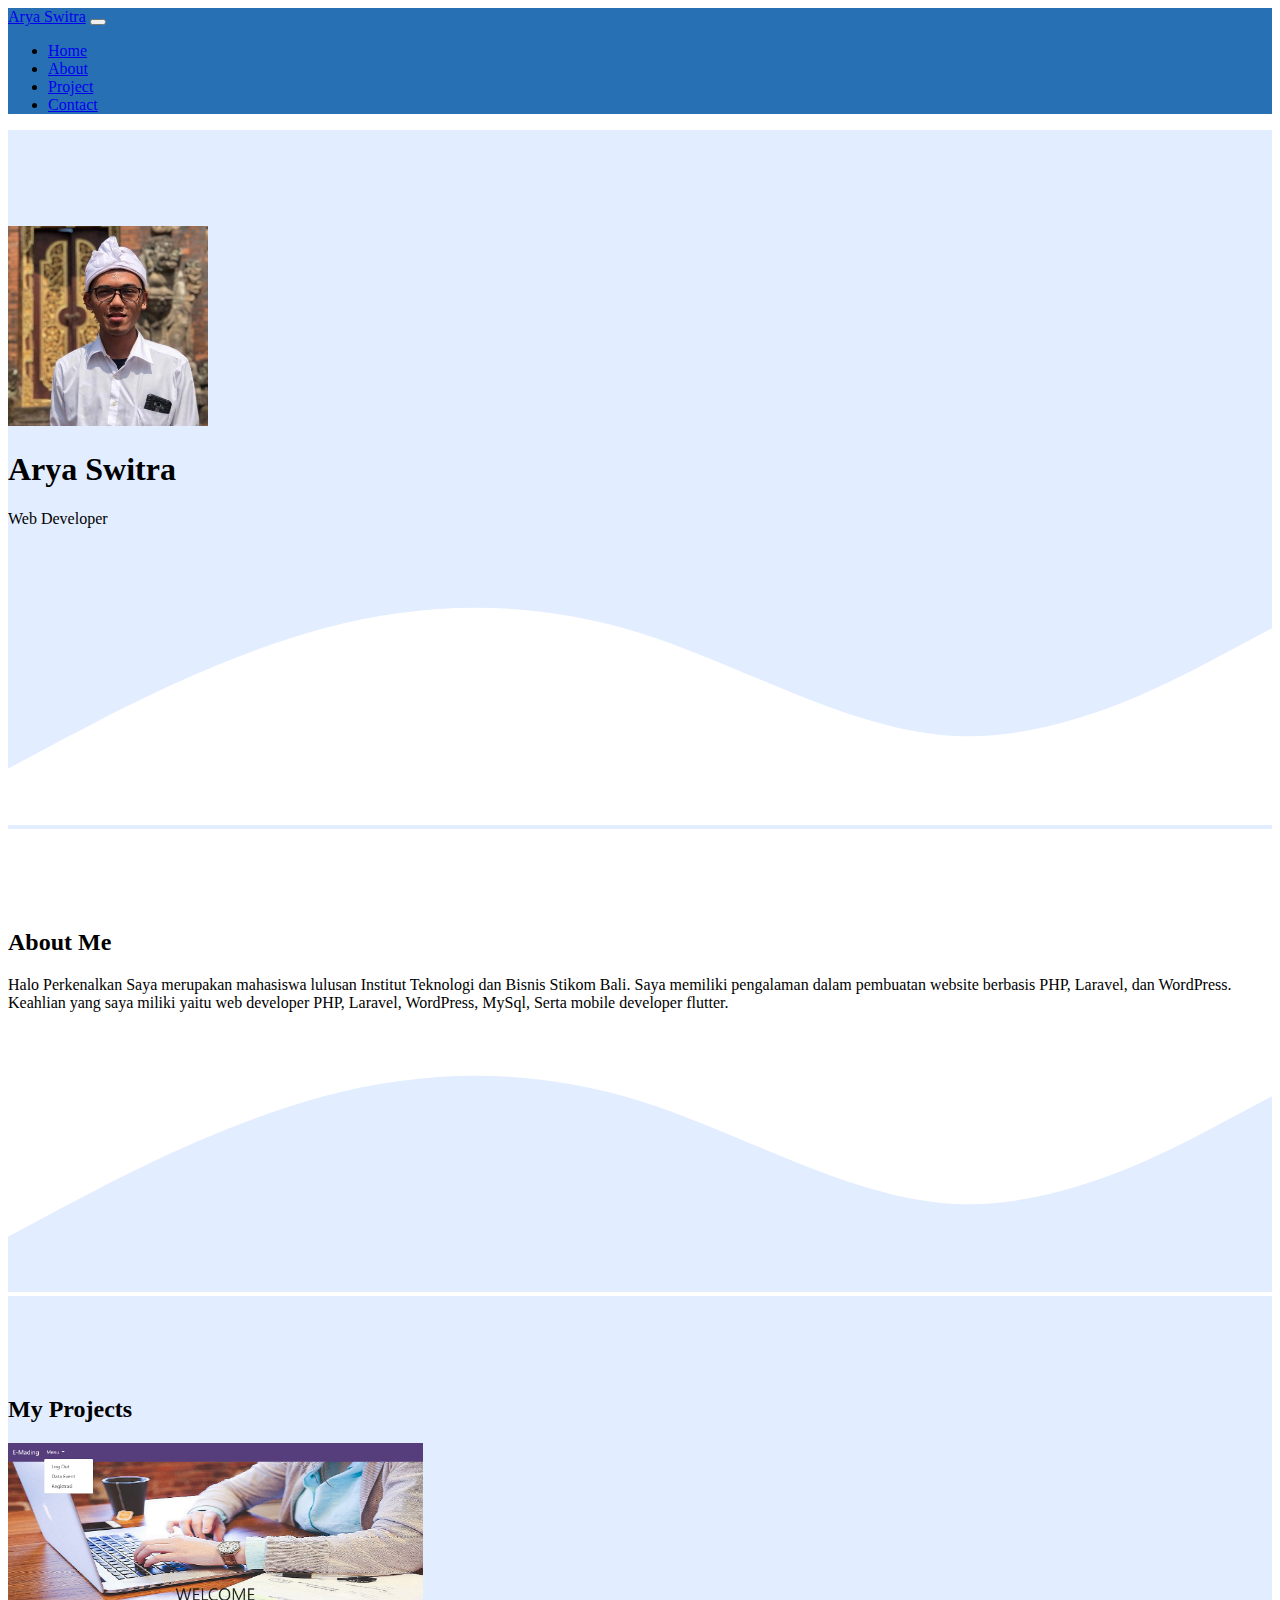
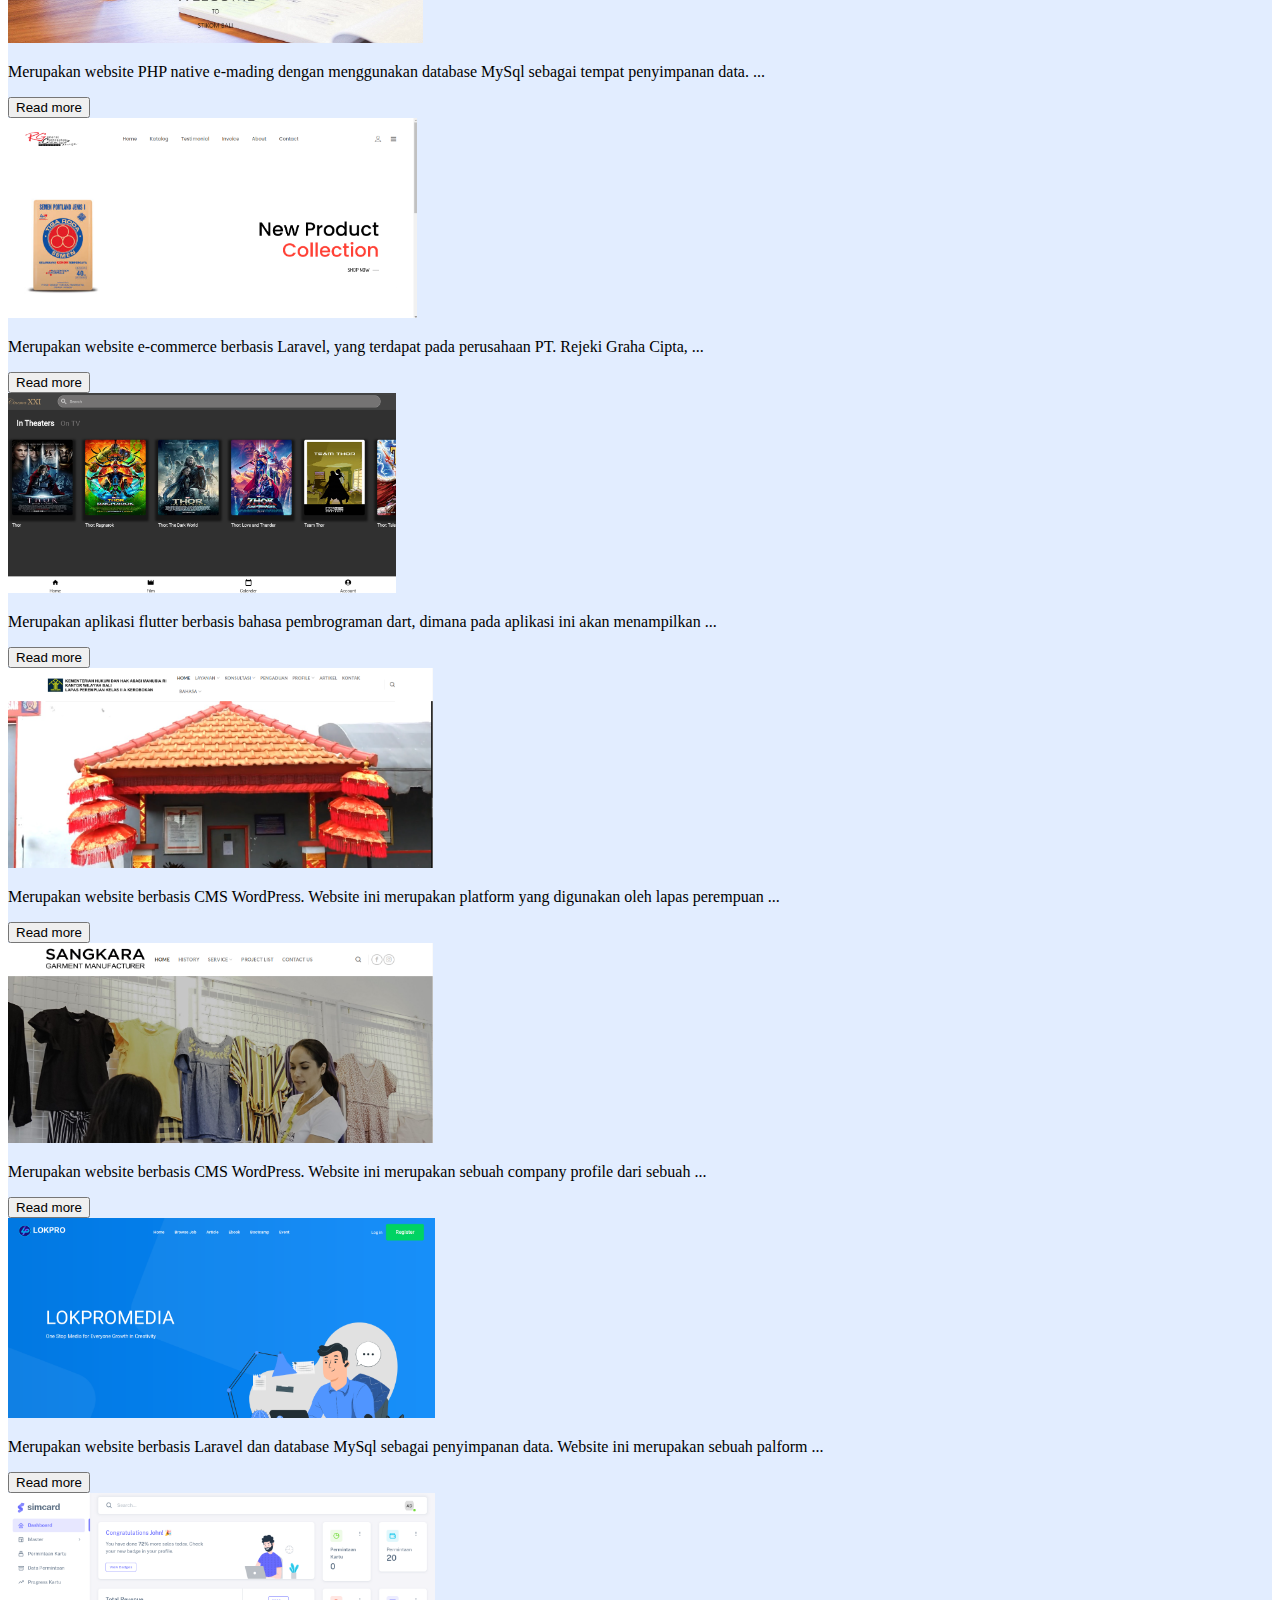
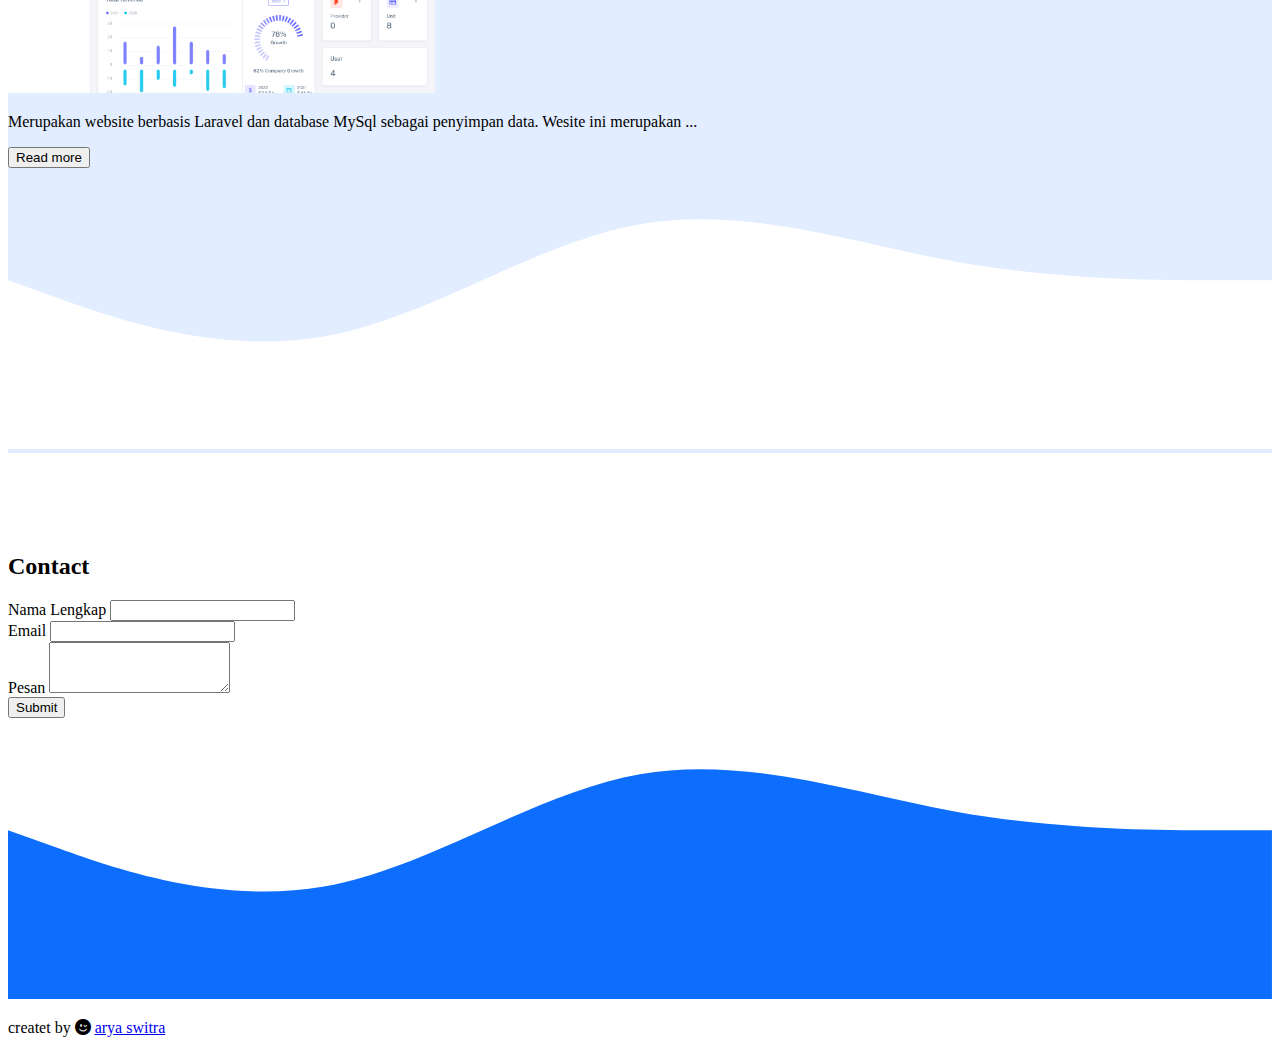
<file: index.html>
<!DOCTYPE html>
<html lang="en">
  <head>
    <meta charset="utf-8" />
    <meta name="viewport" content="width=device-width, initial-scale=1" />
    <title>Bootstrap demo</title>
    <link
      href="https://cdn.jsdelivr.net/npm/bootstrap@5.2.0-beta1/dist/css/bootstrap.min.css"
      rel="stylesheet"
      integrity="sha384-0evHe/X+R7YkIZDRvuzKMRqM+OrBnVFBL6DOitfPri4tjfHxaWutUpFmBp4vmVor"
      crossorigin="anonymous" />
    <link
      rel="stylesheet"
      href="https://cdn.jsdelivr.net/npm/bootstrap-icons@1.8.3/font/bootstrap-icons.css" />

    <link rel="stylesheet" href="css/style_index.css" />
    <style>
      #more {
        display: none;
      }
      #more2 {
        display: none;
      }
      #more3 {
        display: none;
      }
      #more4 {
        display: none;
      }
      #more5 {
        display: none;
      }
      #more6 {
        display: none;
      }
      #more7 {
        display: none;
      }
    </style>
  </head>
  <body id="home">
    <!-- navbar -->
    <nav
      class="navbar navbar-expand-lg navbar-dark shadow-lg fixed-top"
      style="background-color: #2870b4">
      <div class="container">
        <a class="navbar-brand" href="#">Arya Switra</a>
        <button
          class="navbar-toggler"
          type="button"
          data-bs-toggle="collapse"
          data-bs-target="#navbarNav"
          aria-controls="navbarNav"
          aria-expanded="false"
          aria-label="Toggle navigation">
          <span class="navbar-toggler-icon"></span>
        </button>
        <div class="collapse navbar-collapse" id="navbarNav">
          <ul class="navbar-nav ms-auto">
            <li class="nav-item">
              <a class="nav-link active" aria-current="page" href="#home"
                >Home</a
              >
            </li>
            <li class="nav-item">
              <a class="nav-link" href="#about">About</a>
            </li>
            <li class="nav-item">
              <a class="nav-link" href="#projects">Project</a>
            </li>
            <li class="nav-item">
              <a class="nav-link" href="#contacts">Contact</a>
            </li>
          </ul>
        </div>
      </div>
    </nav>
    <!-- <svg xmlns="http://www.w3.org/2000/svg" viewBox="0 0 1440 320">
      <path
        fill="#e2edff"
        fill-opacity="1"
        d="M0,256L60,224C120,192,240,128,360,96C480,64,600,64,720,101.3C840,139,960,213,1080,218.7C1200,224,1320,160,1380,128L1440,96L1440,320L1380,320C1320,320,1200,320,1080,320C960,320,840,320,720,320C600,320,480,320,360,320C240,320,120,320,60,320L0,320Z"
      ></path>
    </svg> -->
    <!-- akhir navbar -->

    <!-- jumbotron -->
    <section class="jumbotron text-center">
      <img
        src="img/IMG_1589 .jpg"
        alt="arya switra"
        width="200"
        class="rounded-circle img-thumbnail m-3" />
      <h1 class="display-4">Arya Switra</h1>
      <p class="lead">Web Developer</p>
      <svg xmlns="http://www.w3.org/2000/svg" viewBox="0 0 1440 320">
        <path
          fill="#ffffff"
          fill-opacity="1"
          d="M0,256L60,224C120,192,240,128,360,96C480,64,600,64,720,101.3C840,139,960,213,1080,218.7C1200,224,1320,160,1380,128L1440,96L1440,320L1380,320C1320,320,1200,320,1080,320C960,320,840,320,720,320C600,320,480,320,360,320C240,320,120,320,60,320L0,320Z"></path>
      </svg>
    </section>
    <!-- akhir jumbotron -->

    <!-- About -->
    <section id="about">
      <div class="container">
        <div class="row text-center mb-3">
          <div class="col mb-3">
            <h2>About Me</h2>
          </div>
        </div>
        <div class="row justify-content-center fs-5 text-center">
          <div class="col-md-5 mb-3">
            Halo Perkenalkan Saya merupakan mahasiswa lulusan Institut Teknologi
            dan Bisnis Stikom Bali. Saya memiliki pengalaman dalam pembuatan
            website berbasis PHP, Laravel, dan WordPress.
          </div>
          <div class="col-md-5">
            Keahlian yang saya miliki yaitu web developer PHP, Laravel,
            WordPress, MySql, Serta mobile developer flutter.
          </div>
        </div>
      </div>
      <svg xmlns="http://www.w3.org/2000/svg" viewBox="0 0 1440 320">
        <path
          fill="#e2edff"
          fill-opacity="1"
          d="M0,256L60,224C120,192,240,128,360,96C480,64,600,64,720,101.3C840,139,960,213,1080,218.7C1200,224,1320,160,1380,128L1440,96L1440,320L1380,320C1320,320,1200,320,1080,320C960,320,840,320,720,320C600,320,480,320,360,320C240,320,120,320,60,320L0,320Z"></path>
      </svg>
    </section>
    <!-- Akhir About -->

    <!-- Project -->
    <section id="projects">
      <div class="container">
        <div class="row text-center">
          <div class="col">
            <h2>My Projects</h2>
          </div>
        </div>
        <div class="row justify-content-center">
          <div class="col-md-4 mb-3">
            <div class="card">
              <img
                src="img/porto4.PNG"
                height="200"
                class="card-img-top"
                alt="..." />
              <div class="card-body">
                <p class="card-text">
                  Merupakan website PHP native e-mading dengan menggunakan
                  database MySql sebagai tempat penyimpanan data.
                  <span id="dots">...</span>
                  <span id="more">
                    Website ini berfungsi untuk menampilkan informasi terkait
                    event atau pun pengumuman penting lainnya yang terdapat di
                    kampus ITB STIKOM Bali.
                  </span>
                </p>
                <button onclick="myFunction1()" id="myBtn">Read more</button>
              </div>
            </div>
          </div>
          <div class="col-md-4 mb-3">
            <div class="card">
              <img
                src="img/porto2.png"
                height="200"
                class="card-img-top"
                alt="..." />
              <div class="card-body">
                <p class="card-text">
                  Merupakan website e-commerce berbasis Laravel, yang terdapat
                  pada perusahaan PT. Rejeki Graha Cipta, 
                  <span id="dots2">...</span>
                  <span id="more2">
                  dengan API Rajaongkir
                  sebagai penyedia layanan data ongkos kirim, dan API Midtrans
                  sebagai pihak ketiga dalam melakukan transaksi pembayaran, dan
                  Database MySql sebagai tempat penyimpanan data. Website ini
                  merupakan sebuah platform untuk membantu perusahaan tersebut
                  dalam melakukan penjualan produk.
                </p>
                <button onclick="myFunction2()" id="myBtn2">Read more</button>
              </div>
            </div>
          </div>
          <div class="col-md-4 mb-3">
            <div class="card">
              <img
                src="img/porto5.png"
                height="200"
                class="card-img-top"
                alt="..." />
              <div class="card-body">
                <p class="card-text">
                  Merupakan aplikasi flutter berbasis bahasa pembrograman dart,
                  dimana pada aplikasi ini akan menampilkan 
                  <span id="dots3">...</span>
                  <span id="more3">
                  list film terkini,
                  dengan bantuan penyedia layanan API Imdb untuk data film yang
                  akan di tampilkan.
                </p>
                <button onclick="myFunction3()" id="myBtn3">Read more</button>
              </div>
            </div>
          </div>
          <div class="col-md-4 mb-3">
            <div class="card">
              <img
                src="img/porto3.png"
                height="200"
                class="card-img-top"
                alt="..." />
              <div class="card-body">
                <p class="card-text">
                  Merupakan website berbasis CMS WordPress. Website ini
                  merupakan platform yang digunakan oleh lapas perempuan
                  <span id="dots4">...</span>
                  <span id="more4">
                  kelas
                  IIA Bali dalam memudahkan pengguna untuk mengisi blanko
                  pengunjung tanpa harus datang langsung ke kantor lapas.
                </p>
                <button onclick="myFunction4()" id="myBtn4">Read more</button>
              </div>
            </div>
          </div>
          <div class="col-md-4 mb-3">
            <div class="card">
              <img
                src="img/porto1.png"
                height="200"
                class="card-img-top"
                alt="..." />
              <div class="card-body">
                <p class="card-text">
                  Merupakan website berbasis CMS WordPress. Website ini
                  merupakan sebuah company profile dari sebuah 
                  <span id="dots5">...</span>
                  <span id="more5">
                  perusahaan
                  garment yaitu Sangkara Garment Manufacture, dimana website ini
                  akan menampilkan portofolio produk, serta sejarah dari
                  perusahaan tersebut.
                </p>
                <button onclick="myFunction5()" id="myBtn5">Read more</button>
              </div>
            </div>
          </div>
          <div class="col-md-4 mb-3">
            <div class="card">
              <img
                src="img/porto6.png"
                height="200"
                class="card-img-top"
                alt="..." />
              <div class="card-body">
                <p class="card-text">
                  Merupakan website berbasis Laravel dan database MySql sebagai
                  penyimpanan data. Website ini merupakan sebuah palform 
                  <span id="dots6">...</span>
                  <span id="more6">
                  yang
                  dapat membantu pencari kerja dan pemberi kerja dalam mencari
                  informasi serta memberikan informasi terkait pekerjaan.
                </p>
                <button onclick="myFunction6()" id="myBtn6">Read more</button>
              </div>
            </div>
          </div>
          <div class="col-md-4 mb-3">
            <div class="card">
              <img
                src="img/porto7.png"
                height="200"
                class="card-img-top"
                alt="..." />
              <div class="card-body">
                <p class="card-text">
                  Merupakan website berbasis Laravel dan database MySql sebagai
                  penyimpan data. Wesite ini merupakan 
                  <span id="dots7">...</span>
                  <span id="more7">
                  sebuah paltform untuk
                  menyimpan data nomor hanphone user.
                </p>
                <button onclick="myFunction7()" id="myBtn7">Read more</button>
              </div>
            </div>
          </div>
        </div>
      </div>
      <svg xmlns="http://www.w3.org/2000/svg" viewBox="0 0 1440 320">
        <path
          fill="#ffffff"
          fill-opacity="1"
          d="M0,128L60,149.3C120,171,240,213,360,192C480,171,600,85,720,64C840,43,960,85,1080,106.7C1200,128,1320,128,1380,128L1440,128L1440,320L1380,320C1320,320,1200,320,1080,320C960,320,840,320,720,320C600,320,480,320,360,320C240,320,120,320,60,320L0,320Z"></path>
      </svg>
    </section>
    <!-- Akhir Project -->

    <!-- Contact -->
    <section id="contacts">
      <div class="container">
        <div class="row text-center mb-3">
          <div class="col">
            <h2>Contact</h2>
          </div>
        </div>
        <div class="row justify-content-center">
          <div class="col-md-6">
            <form>
              <div class="mb-3">
                <label for="name" class="form-label">Nama Lengkap</label>
                <input
                  type="text"
                  class="form-control"
                  id="name"
                  aria-describedby="name" />
              </div>
              <div class="mb-3">
                <label for="email" class="form-label">Email</label>
                <input type="email" class="form-control" id="email" />
              </div>
              <div class="mb-3">
                <label for="message" class="form-label">Pesan</label>
                <textarea class="form-control" id="message" rows="3"></textarea>
              </div>

              <button type="submit" class="btn btn-primary">Submit</button>
            </form>
          </div>
        </div>
      </div>
      <svg xmlns="http://www.w3.org/2000/svg" viewBox="0 0 1440 320">
        <path
          fill="#0d6efd"
          fill-opacity="1"
          d="M0,128L60,149.3C120,171,240,213,360,192C480,171,600,85,720,64C840,43,960,85,1080,106.7C1200,128,1320,128,1380,128L1440,128L1440,320L1380,320C1320,320,1200,320,1080,320C960,320,840,320,720,320C600,320,480,320,360,320C240,320,120,320,60,320L0,320Z"></path>
      </svg>
    </section>
    <!-- Akhir Contact -->

    <!-- Footer -->
    <footer class="bg-primary text-light text-center pb-5">
      <p>
        createt by <i class="bi bi-emoji-wink-fill text-warning"></i>
        <a href="#" class="text-light">arya switra</a>
      </p>
    </footer>
    <!-- Akhir Footer -->
    <script type="text/javascript" src="js/button.js"></script>

    <script
      src="https://cdn.jsdelivr.net/npm/bootstrap@5.2.0-beta1/dist/js/bootstrap.bundle.min.js"
      integrity="sha384-pprn3073KE6tl6bjs2QrFaJGz5/SUsLqktiwsUTF55Jfv3qYSDhgCecCxMW52nD2"
      crossorigin="anonymous"></script>
  </body>
</html>
</file>
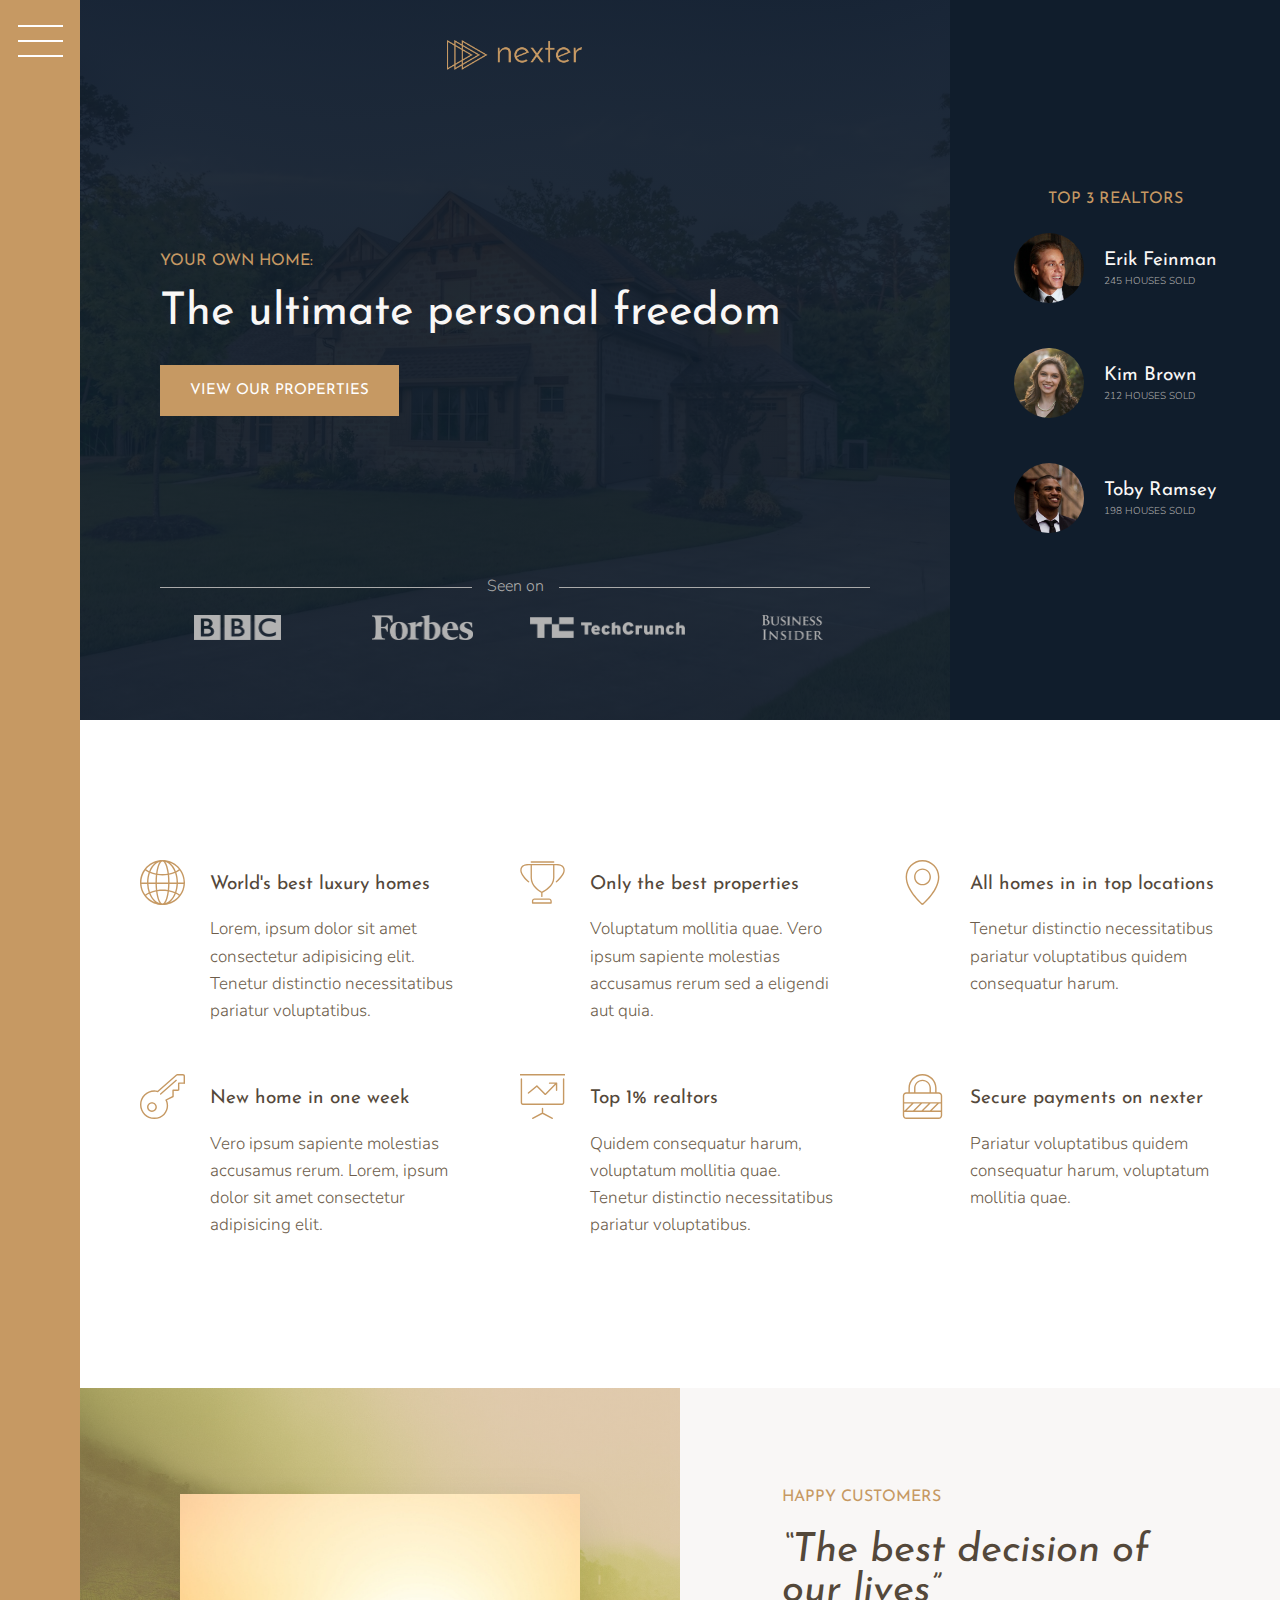
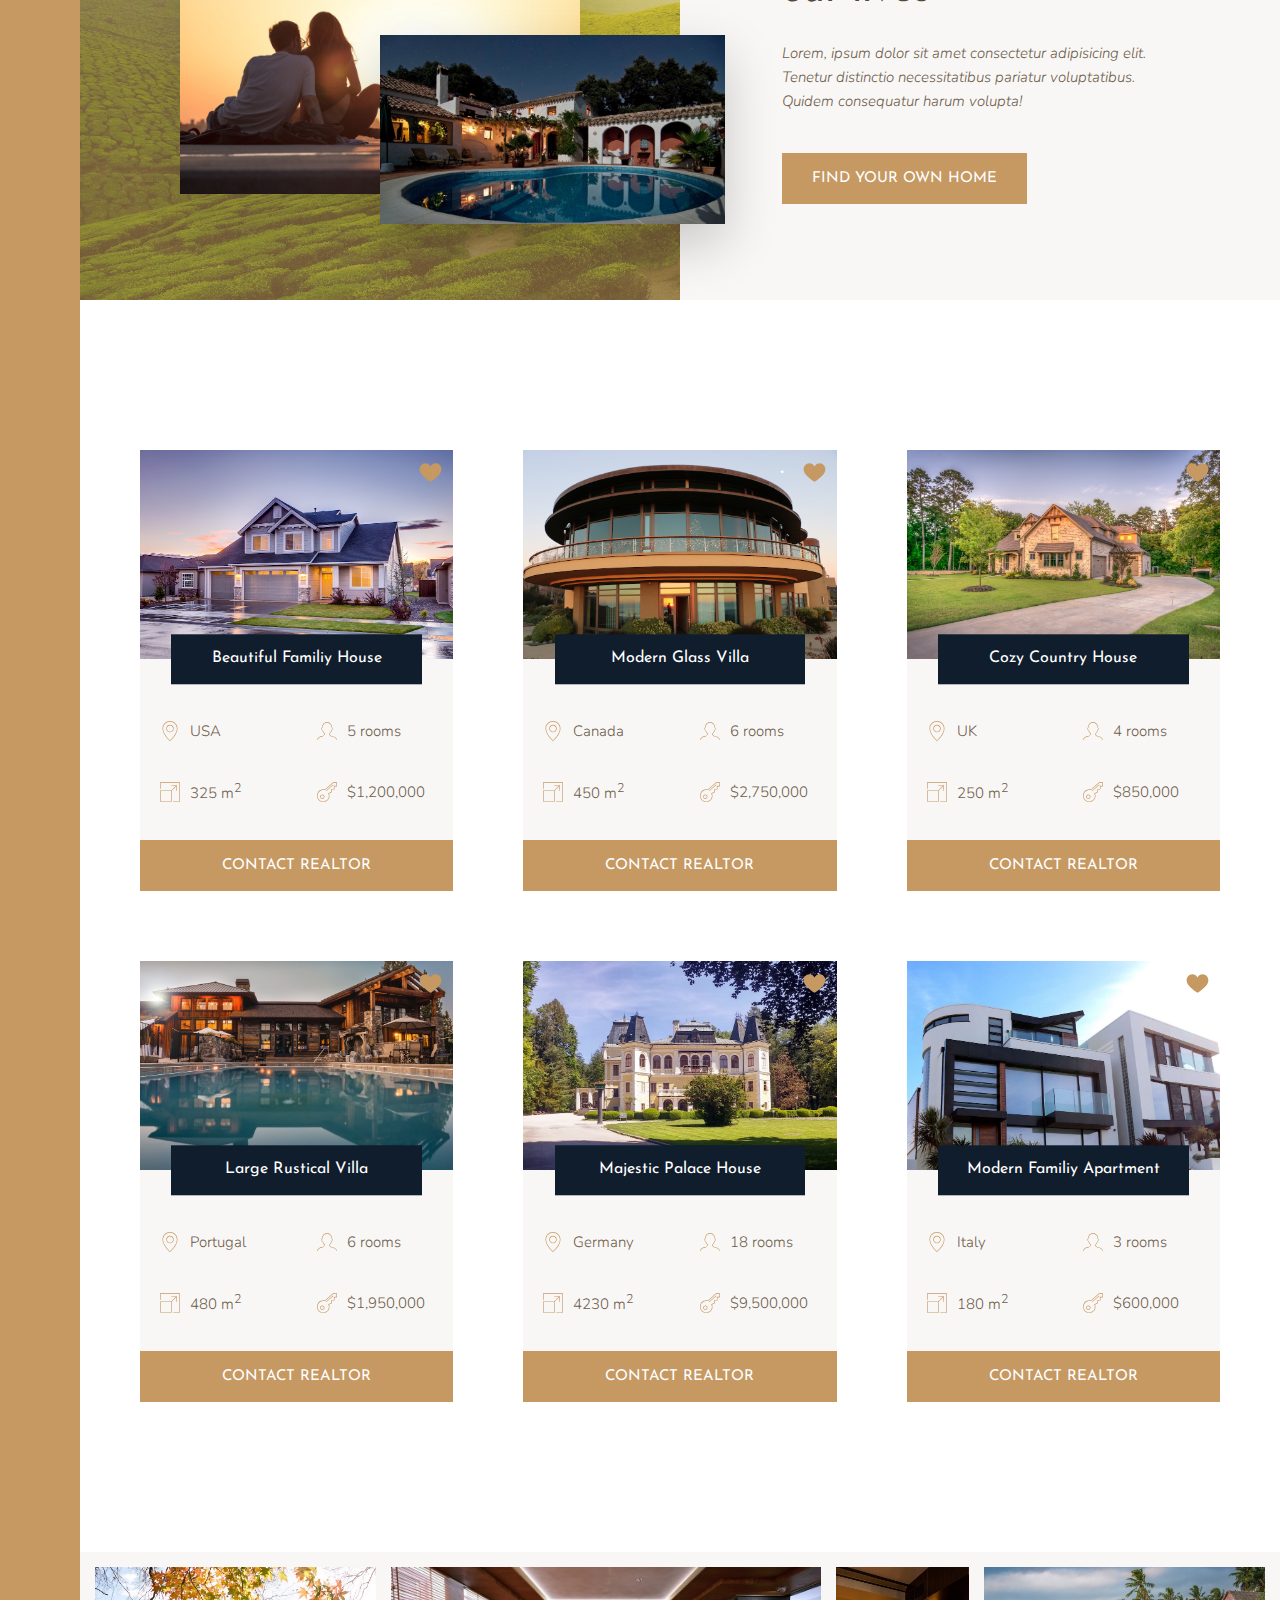
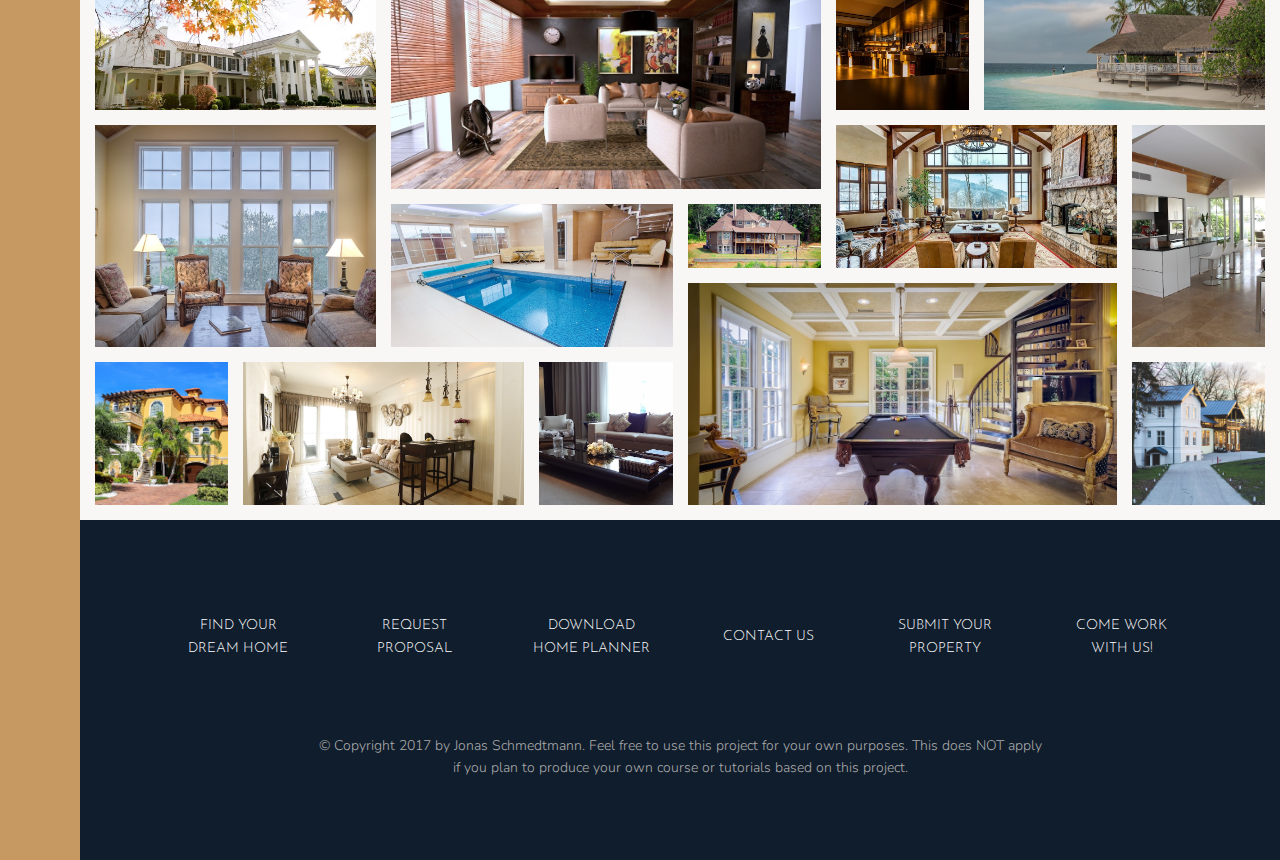
<file: Nexter/final/index.html>
<!DOCTYPE html>
<html lang="en">
    <head>
        <meta charset="UTF-8">
        <meta name="viewport" content="width=device-width, initial-scale=1.0">
        <meta http-equiv="X-UA-Compatible" content="ie=edge">
        
        <link href="https://fonts.googleapis.com/css?family=Josefin+Sans:300,400,400i|Nunito:300,300i" rel="stylesheet">
        <link rel="stylesheet" href="css/style.css">
        <link rel="shortcut icon" type="image/png" href="img/favicon.png">
        
        <title>nexter &mdash; your home, your freedom</title>
    </head>
    <body class="container">
        <div class="sidebar">
            <button class="nav-btn"></button>
        </div>

        <header class="header">
            <img src="img/logo.png" alt="Nexter logo" class="header__logo">
            <h3 class="heading-3">Your own home:</h3>
            <h1 class="heading-1">The ultimate personal freedom</h1>
            <button class="btn header__btn">View our properties</button>
            <div class="header__seenon-text">Seen on</div>
            <div class="header__seenon-logos">
                <img src="img/logo-bbc.png" alt="Seen on logo 1">
                <img src="img/logo-forbes.png" alt="Seen on logo 2">
                <img src="img/logo-techcrunch.png" alt="Seen on logo 3">
                <img src="img/logo-bi.png" alt="Seen on logo 4">
            </div>
        </header>

        <div class="realtors">
            <h3 class="heading-3">Top 3 Realtors</h3>
            <div class="realtors__list">
                <img src="img/realtor-1.jpeg" alt="Realtor 1" class="realtors__img">
                <div class="realtors__details">
                    <h4 class="heading-4 heading-4--light">Erik Feinman</h4>
                    <p class="realtors__sold">245 houses sold</p>
                </div>

                <img src="img/realtor-2.jpeg" alt="Realtor 2" class="realtors__img">
                <div class="realtors__details">
                    <h4 class="heading-4 heading-4--light">Kim Brown</h4>
                    <p class="realtors__sold">212 houses sold</p>
                </div>

                <img src="img/realtor-3.jpeg" alt="Realtor 3" class="realtors__img">
                <div class="realtors__details">
                    <h4 class="heading-4 heading-4--light">Toby Ramsey</h4>
                    <p class="realtors__sold">198 houses sold</p>
                </div>
            </div>
        </div>

        <section class="features">
            <div class="feature">
                <svg class="feature__icon">
                    <use xlink:href="img/sprite.svg#icon-global"></use>
                </svg>
                <h4 class="heading-4 heading-4--dark">World's best luxury homes</h4>
                <p class="feature__text">Lorem, ipsum dolor sit amet consectetur adipisicing elit. Tenetur distinctio necessitatibus pariatur voluptatibus.</p>
            </div>

            <div class="feature">
                <svg class="feature__icon">
                    <use xlink:href="img/sprite.svg#icon-trophy"></use>
                </svg>
                <h4 class="heading-4 heading-4--dark">Only the best properties</h4>
                <p class="feature__text">Voluptatum mollitia quae. Vero ipsum sapiente molestias accusamus rerum sed a eligendi aut quia.</p>
            </div>

            <div class="feature">
                <svg class="feature__icon">
                    <use xlink:href="img/sprite.svg#icon-map-pin"></use>
                </svg>
                <h4 class="heading-4 heading-4--dark">All homes in in top locations</h4>
                <p class="feature__text">Tenetur distinctio necessitatibus pariatur voluptatibus quidem consequatur harum.</p>
            </div>

            <div class="feature">
                <svg class="feature__icon">
                    <use xlink:href="img/sprite.svg#icon-key"></use>
                </svg>
                <h4 class="heading-4 heading-4--dark">New home in one week</h4>
                <p class="feature__text">Vero ipsum sapiente molestias accusamus rerum. Lorem, ipsum dolor sit amet consectetur adipisicing elit.</p>
            </div>

            <div class="feature">
                <svg class="feature__icon">
                    <use xlink:href="img/sprite.svg#icon-presentation"></use>
                </svg>
                <h4 class="heading-4 heading-4--dark">Top 1% realtors</h4>
                <p class="feature__text">Quidem consequatur harum, voluptatum mollitia quae. Tenetur distinctio necessitatibus pariatur voluptatibus.</p>
            </div>

            <div class="feature">
                <svg class="feature__icon">
                    <use xlink:href="img/sprite.svg#icon-lock"></use>
                </svg>
                <h4 class="heading-4 heading-4--dark">Secure payments on nexter</h4>
                <p class="feature__text">Pariatur voluptatibus quidem consequatur harum, voluptatum mollitia quae.</p>
            </div>
        </section>

        <div class="story__pictures">
            <img src="img/story-1.jpeg" alt="Couple with new house" class="story__img--1">
            <img src="img/story-2.jpeg" alt="New house" class="story__img--2">
        </div>

        <div class="story__content">
            <h3 class="heading-3 mb-sm">Happy Customers</h3>
            <h2 class="heading-2 heading-2--dark mb-md">&ldquo;The best decision of our lives&rdquo;</h2>
            <p class="story__text">
                Lorem, ipsum dolor sit amet consectetur adipisicing elit. Tenetur distinctio necessitatibus pariatur voluptatibus. Quidem consequatur harum volupta!
            </p>
            <button class="btn">Find your own home</button>
        </div>

        <section class="homes">
            <div class="home">
                <img src="img/house-1.jpeg" alt="House 1" class="home__img">
                <svg class="home__like">
                    <use xlink:href="img/sprite.svg#icon-heart-full"></use>
                </svg>
                <h5 class="home__name">Beautiful Familiy House</h5>
                <div class="home__location">
                    <svg>
                        <use xlink:href="img/sprite.svg#icon-map-pin"></use>
                    </svg>
                    <p>USA</p>
                </div>
                <div class="home__rooms">
                    <svg>
                        <use xlink:href="img/sprite.svg#icon-profile-male"></use>
                    </svg>
                    <p>5 rooms</p>
                </div>
                <div class="home__area">
                    <svg>
                        <use xlink:href="img/sprite.svg#icon-expand"></use>
                    </svg>
                    <p>325 m<sup>2</sup></p>
                </div>
                <div class="home__price">
                    <svg>
                        <use xlink:href="img/sprite.svg#icon-key"></use>
                    </svg>
                    <p>$1,200,000</p>
                </div>
                <button class="btn home__btn">Contact realtor</button>
            </div>

            
            <div class="home">
                <img src="img/house-2.jpeg" alt="House 2" class="home__img">
                <svg class="home__like">
                    <use xlink:href="img/sprite.svg#icon-heart-full"></use>
                </svg>
                <h5 class="home__name">Modern Glass Villa</h5>
                <div class="home__location">
                    <svg>
                        <use xlink:href="img/sprite.svg#icon-map-pin"></use>
                    </svg>
                    <p>Canada</p>
                </div>
                <div class="home__rooms">
                    <svg>
                        <use xlink:href="img/sprite.svg#icon-profile-male"></use>
                    </svg>
                    <p>6 rooms</p>
                </div>
                <div class="home__area">
                    <svg>
                        <use xlink:href="img/sprite.svg#icon-expand"></use>
                    </svg>
                    <p>450 m<sup>2</sup></p>
                </div>
                <div class="home__price">
                    <svg>
                        <use xlink:href="img/sprite.svg#icon-key"></use>
                    </svg>
                    <p>$2,750,000</p>
                </div>
                <button class="btn home__btn">Contact realtor</button>
            </div>

            <div class="home">
                <img src="img/house-3.jpeg" alt="House 3" class="home__img">
                <svg class="home__like">
                    <use xlink:href="img/sprite.svg#icon-heart-full"></use>
                </svg>
                <h5 class="home__name">Cozy Country House</h5>
                <div class="home__location">
                    <svg>
                        <use xlink:href="img/sprite.svg#icon-map-pin"></use>
                    </svg>
                    <p>UK</p>
                </div>
                <div class="home__rooms">
                    <svg>
                        <use xlink:href="img/sprite.svg#icon-profile-male"></use>
                    </svg>
                    <p>4 rooms</p>
                </div>
                <div class="home__area">
                    <svg>
                        <use xlink:href="img/sprite.svg#icon-expand"></use>
                    </svg>
                    <p>250 m<sup>2</sup></p>
                </div>
                <div class="home__price">
                    <svg>
                        <use xlink:href="img/sprite.svg#icon-key"></use>
                    </svg>
                    <p>$850,000</p>
                </div>
                <button class="btn home__btn">Contact realtor</button>
            </div>

            <div class="home">
                <img src="img/house-4.jpeg" alt="House 4" class="home__img">
                <svg class="home__like">
                    <use xlink:href="img/sprite.svg#icon-heart-full"></use>
                </svg>
                <h5 class="home__name">Large Rustical Villa</h5>
                <div class="home__location">
                    <svg>
                        <use xlink:href="img/sprite.svg#icon-map-pin"></use>
                    </svg>
                    <p>Portugal</p>
                </div>
                <div class="home__rooms">
                    <svg>
                        <use xlink:href="img/sprite.svg#icon-profile-male"></use>
                    </svg>
                    <p>6 rooms</p>
                </div>
                <div class="home__area">
                    <svg>
                        <use xlink:href="img/sprite.svg#icon-expand"></use>
                    </svg>
                    <p>480 m<sup>2</sup></p>
                </div>
                <div class="home__price">
                    <svg>
                        <use xlink:href="img/sprite.svg#icon-key"></use>
                    </svg>
                    <p>$1,950,000</p>
                </div>
                <button class="btn home__btn">Contact realtor</button>
            </div>

            <div class="home">
                <img src="img/house-5.jpeg" alt="House 5" class="home__img">
                <svg class="home__like">
                    <use xlink:href="img/sprite.svg#icon-heart-full"></use>
                </svg>
                <h5 class="home__name">Majestic Palace House</h5>
                <div class="home__location">
                    <svg>
                        <use xlink:href="img/sprite.svg#icon-map-pin"></use>
                    </svg>
                    <p>Germany</p>
                </div>
                <div class="home__rooms">
                    <svg>
                        <use xlink:href="img/sprite.svg#icon-profile-male"></use>
                    </svg>
                    <p>18 rooms</p>
                </div>
                <div class="home__area">
                    <svg>
                        <use xlink:href="img/sprite.svg#icon-expand"></use>
                    </svg>
                    <p>4230 m<sup>2</sup></p>
                </div>
                <div class="home__price">
                    <svg>
                        <use xlink:href="img/sprite.svg#icon-key"></use>
                    </svg>
                    <p>$9,500,000</p>
                </div>
                <button class="btn home__btn">Contact realtor</button>
            </div>

            <div class="home">
                <img src="img/house-6.jpeg" alt="House 6" class="home__img">
                <svg class="home__like">
                    <use xlink:href="img/sprite.svg#icon-heart-full"></use>
                </svg>
                <h5 class="home__name">Modern Familiy Apartment</h5>
                <div class="home__location">
                    <svg>
                        <use xlink:href="img/sprite.svg#icon-map-pin"></use>
                    </svg>
                    <p>Italy</p>
                </div>
                <div class="home__rooms">
                    <svg>
                        <use xlink:href="img/sprite.svg#icon-profile-male"></use>
                    </svg>
                    <p>3 rooms</p>
                </div>
                <div class="home__area">
                    <svg>
                        <use xlink:href="img/sprite.svg#icon-expand"></use>
                    </svg>
                    <p>180 m<sup>2</sup></p>
                </div>
                <div class="home__price">
                    <svg>
                        <use xlink:href="img/sprite.svg#icon-key"></use>
                    </svg>
                    <p>$600,000</p>
                </div>
                <button class="btn home__btn">Contact realtor</button>
            </div>
        </section>


        <section class="gallery">
            <figure class="gallery__item gallery__item--1"><img src="img/gal-1.jpeg" alt="Gallery image 1" class="gallery__img"></figure>
            <figure class="gallery__item gallery__item--2"><img src="img/gal-2.jpeg" alt="Gallery image 2" class="gallery__img"></figure>
            <figure class="gallery__item gallery__item--3"><img src="img/gal-3.jpeg" alt="Gallery image 3" class="gallery__img"></figure>
            <figure class="gallery__item gallery__item--4"><img src="img/gal-4.jpeg" alt="Gallery image 4" class="gallery__img"></figure>
            <figure class="gallery__item gallery__item--5"><img src="img/gal-5.jpeg" alt="Gallery image 5" class="gallery__img"></figure>
            <figure class="gallery__item gallery__item--6"><img src="img/gal-6.jpeg" alt="Gallery image 6" class="gallery__img"></figure>
            <figure class="gallery__item gallery__item--7"><img src="img/gal-7.jpeg" alt="Gallery image 7" class="gallery__img"></figure>
            <figure class="gallery__item gallery__item--8"><img src="img/gal-8.jpeg" alt="Gallery image 8" class="gallery__img"></figure>
            <figure class="gallery__item gallery__item--9"><img src="img/gal-9.jpeg" alt="Gallery image 9" class="gallery__img"></figure>
            <figure class="gallery__item gallery__item--10"><img src="img/gal-10.jpeg" alt="Gallery image 10" class="gallery__img"></figure>
            <figure class="gallery__item gallery__item--11"><img src="img/gal-11.jpeg" alt="Gallery image 11" class="gallery__img"></figure>
            <figure class="gallery__item gallery__item--12"><img src="img/gal-12.jpeg" alt="Gallery image 12" class="gallery__img"></figure>
            <figure class="gallery__item gallery__item--13"><img src="img/gal-13.jpeg" alt="Gallery image 13" class="gallery__img"></figure>
            <figure class="gallery__item gallery__item--14"><img src="img/gal-14.jpeg" alt="Gallery image 14" class="gallery__img"></figure>


        </section>

        <footer class="footer">
            <ul class="nav">
                    <li class="nav__item"><a href="#" class="nav__link">Find your dream home</a></li>
                    <li class="nav__item"><a href="#" class="nav__link">Request proposal</a></li>
                    <li class="nav__item"><a href="#" class="nav__link">Download home planner</a></li>
                    <li class="nav__item"><a href="#" class="nav__link">Contact us</a></li>
                    <li class="nav__item"><a href="#" class="nav__link">Submit your property</a></li>
                    <li class="nav__item"><a href="#" class="nav__link">Come work with us!</a></li>
            </ul>
            <p class="copyright">
                &copy; Copyright 2017 by Jonas Schmedtmann. Feel free to use this project for your own purposes. This does NOT apply if you plan to produce your own course or tutorials based on this project.
            </p>
        </footer>
    </body>
</html>
</file>
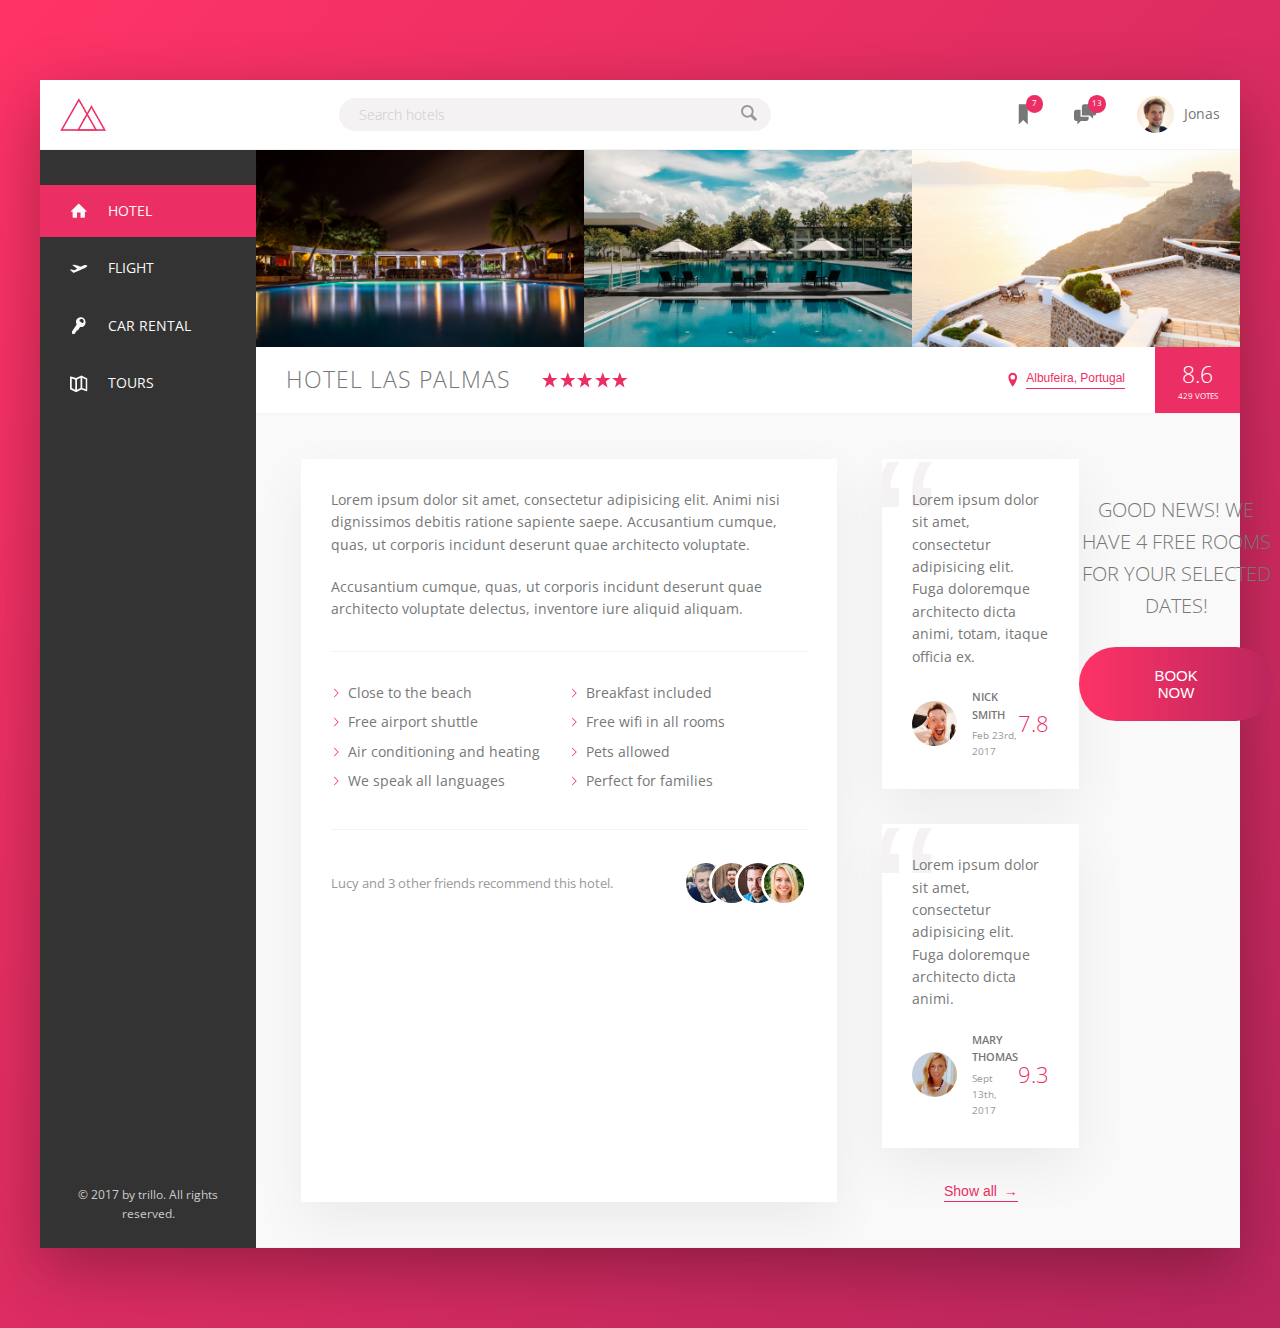
<file: Trillo/final/index.html>
<!DOCTYPE html>
<html lang="en">
    <head>
        <meta charset="UTF-8">
        <meta name="viewport" content="width=device-width, initial-scale=1.0">
        
        <link href="https://fonts.googleapis.com/css?family=Open+Sans:300,400,600" rel="stylesheet">
        <link rel="stylesheet" href="css/style.css">
        <link rel="shortcut icon" type="image/png" href="img/favicon.png">
        
        <title>trillo &mdash; Your all-in-one booking app</title>
    </head>
    <body>
        <div class="container">
            <header class="header">
                <img src="img/logo.png" alt="trillo logo" class="logo">

                <form action="#" class="search">
                    <input type="text" class="search__input" placeholder="Search hotels">
                    <button class="search__button">
                        <svg class="search__icon">
                            <use xlink:href="img/sprite.svg#icon-magnifying-glass"></use>
                        </svg>
                    </button>
                </form>

                <nav class="user-nav">
                    <div class="user-nav__icon-box">
                        <svg class="user-nav__icon">
                            <use xlink:href="img/sprite.svg#icon-bookmark"></use>
                        </svg>
                        <span class="user-nav__notification">7</span>
                    </div>
                    <div class="user-nav__icon-box">
                        <svg class="user-nav__icon">
                            <use xlink:href="img/sprite.svg#icon-chat"></use>
                        </svg>
                        <span class="user-nav__notification">13</span>
                    </div>
                    <div class="user-nav__user">
                        <img src="img/user.jpg" alt="User photo" class="user-nav__user-photo">
                        <span class="user-nav__user-name">Jonas</span>
                    </div>
                </nav>
            </header>


            <div class="content">
                <nav class="sidebar">
                    <ul class="side-nav">
                        <li class="side-nav__item side-nav__item--active">
                            <a href="#" class="side-nav__link">
                                <svg class="side-nav__icon">
                                    <use xlink:href="img/sprite.svg#icon-home"></use>
                                </svg>
                                <span>Hotel</span>
                            </a>
                        </li>
                        <li class="side-nav__item">
                            <a href="#" class="side-nav__link">
                                <svg class="side-nav__icon">
                                    <use xlink:href="img/sprite.svg#icon-aircraft-take-off"></use>
                                </svg>
                                <span>Flight</span>
                            </a>
                        </li>
                        <li class="side-nav__item">
                            <a href="#" class="side-nav__link">
                                <svg class="side-nav__icon">
                                    <use xlink:href="img/sprite.svg#icon-key"></use>
                                </svg>
                                <span>Car rental</span>
                            </a>
                        </li>
                        <li class="side-nav__item">
                            <a href="#" class="side-nav__link">
                                <svg class="side-nav__icon">
                                    <use xlink:href="img/sprite.svg#icon-map"></use>
                                </svg>
                                <span>Tours</span>
                            </a>
                        </li>
                    </ul>

                    <div class="legal">
                        &copy; 2017 by trillo. All rights reserved.
                    </div>
                </nav>



                <main class="hotel-view">
                    <div class="gallery">
                        <figure class="gallery__item">
                            <img src="img/hotel-1.jpg" alt="Photo of hotel 1" class="gallery__photo">
                        </figure>
                        <figure class="gallery__item">
                            <img src="img/hotel-2.jpg" alt="Photo of hotel 2" class="gallery__photo">
                        </figure>
                        <figure class="gallery__item">
                            <img src="img/hotel-3.jpg" alt="Photo of hotel 3" class="gallery__photo">
                        </figure>
                    </div>

                    <div class="overview">
                        <h1 class="overview__heading">
                            Hotel Las Palmas
                        </h1>

                        <div class="overview__stars">
                            <svg class="overview__icon-star">
                                <use xlink:href="img/sprite.svg#icon-star"></use>
                            </svg>
                            <svg class="overview__icon-star">
                                <use xlink:href="img/sprite.svg#icon-star"></use>
                            </svg>
                            <svg class="overview__icon-star">
                                <use xlink:href="img/sprite.svg#icon-star"></use>
                            </svg>
                            <svg class="overview__icon-star">
                                <use xlink:href="img/sprite.svg#icon-star"></use>
                            </svg>
                            <svg class="overview__icon-star">
                                <use xlink:href="img/sprite.svg#icon-star"></use>
                            </svg>
                        </div>

                        <div class="overview__location">
                            <svg class="overview__icon-location">
                                <use xlink:href="img/sprite.svg#icon-location-pin"></use>
                            </svg>
                            <button class="btn-inline">Albufeira, Portugal</button>
                        </div>

                        <div class="overview__rating">
                            <div class="overview__rating-average">8.6</div>
                            <div class="overview__rating-count">429 votes</div>
                        </div>
                    </div>

                    <div class="detail">
                        <div class="description">
                            <p class="paragraph">
                                Lorem ipsum dolor sit amet, consectetur adipisicing elit. Animi nisi dignissimos debitis ratione sapiente saepe. Accusantium cumque, quas, ut corporis incidunt deserunt quae architecto voluptate.
                            </p>
                            <p class="paragraph">
                                Accusantium cumque, quas, ut corporis incidunt deserunt quae architecto voluptate delectus, inventore iure aliquid aliquam.
                            </p>
                            <ul class="list">
                                <li class="list__item">Close to the beach</li>
                                <li class="list__item">Breakfast included</li>
                                <li class="list__item">Free airport shuttle</li>
                                <li class="list__item">Free wifi in all rooms</li>
                                <li class="list__item">Air conditioning and heating</li>
                                <li class="list__item">Pets allowed</li>
                                <li class="list__item">We speak all languages</li>
                                <li class="list__item">Perfect for families</li>
                            </ul>
                            <div class="recommend">
                                <p class="recommend__count">
                                    Lucy and 3 other friends recommend this hotel.
                                </p>
                                <div class="recommend__friends">
                                    <img src="img/user-3.jpg" alt="Friend 1" class="recommend__photo">
                                    <img src="img/user-4.jpg" alt="Friend 2" class="recommend__photo">
                                    <img src="img/user-5.jpg" alt="Friend 3" class="recommend__photo">
                                    <img src="img/user-6.jpg" alt="Friend 4" class="recommend__photo">
                                </div>
                            </div>
                        </div>

                        <div class="user-reviews">
                            <figure class="review">
                                <blockquote class="review__text">
                                    Lorem ipsum dolor sit amet, consectetur adipisicing elit. Fuga doloremque architecto dicta animi, totam, itaque officia ex.
                                </blockquote>
                                <figcaption class="review__user">
                                    <img src="img/user-1.jpg" alt="User 1" class="review__photo">
                                    <div class="review__user-box">
                                        <p class="review__user-name">Nick Smith</p>
                                        <p class="review__user-date">Feb 23rd, 2017</p>
                                    </div>
                                    <div class="review__rating">7.8</div>
                                </figcaption>
                            </figure>

                            <figure class="review">
                                <blockquote class="review__text">
                                    Lorem ipsum dolor sit amet, consectetur adipisicing elit. Fuga doloremque architecto dicta animi.
                                </blockquote>
                                <figcaption class="review__user">
                                    <img src="img/user-2.jpg" alt="User 1" class="review__photo">
                                    <div class="review__user-box">
                                        <p class="review__user-name">Mary Thomas</p>
                                        <p class="review__user-date">Sept 13th, 2017</p>
                                    </div>
                                    <div class="review__rating">9.3</div>
                                </figcaption>
                            </figure>

                            <button class="btn-inline">Show all <span>&rarr;</span></button>
                        </div>

                        <div class="cta">
                            <h2 class="cta__book-now">
                                Good news! We have 4 free rooms for your selected dates!
                            </h2>
                            <button class="btn">
                                <span class="btn__visible">Book now</span>
                                <span class="btn__invisible">Only 4 rooms left</span>
                            </button>
                        </div>

                    </div>


                </main>
            </div>
        </div>
    </body>
</html>
</file>
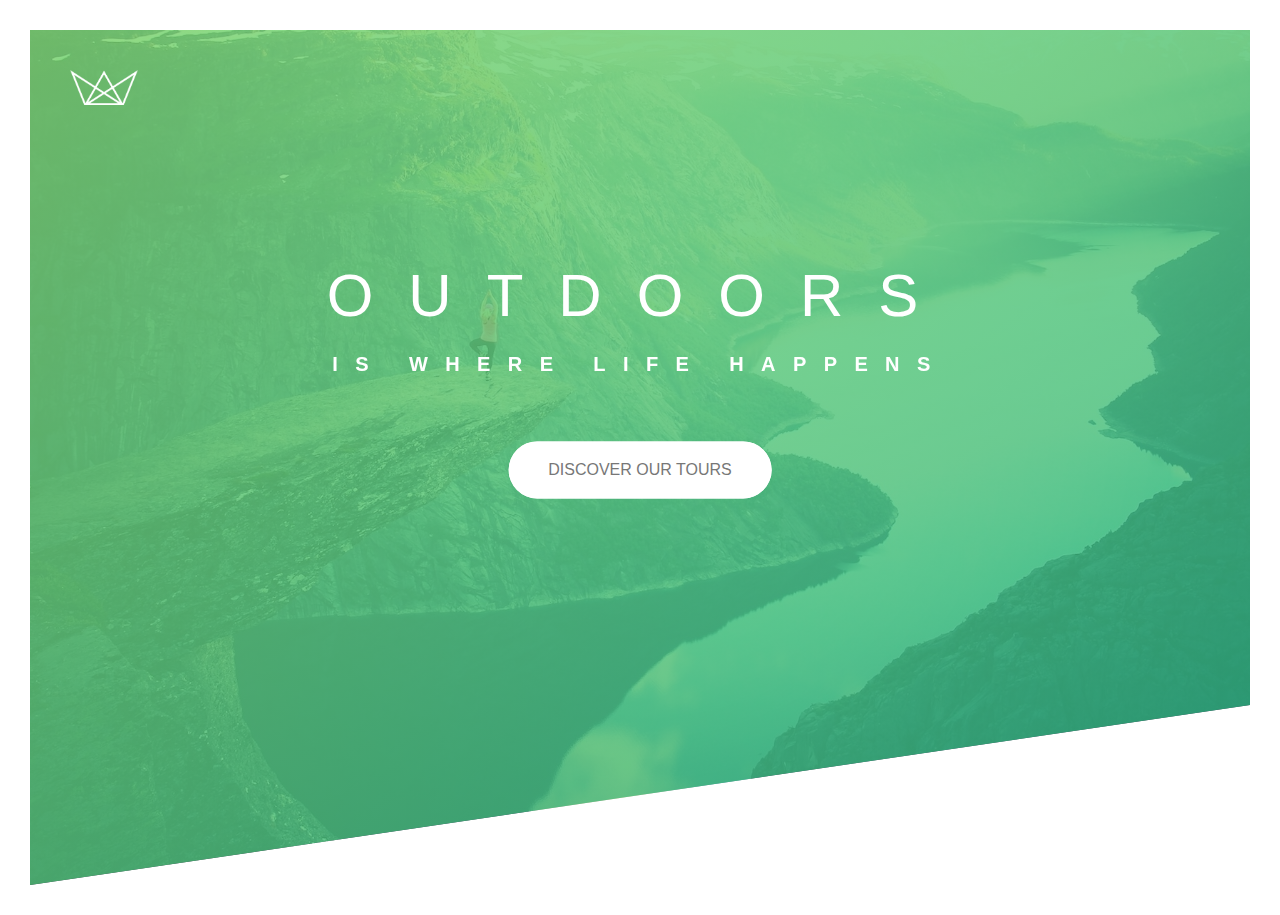
<file: portofolio_individu.html>
<!DOCTYPE html>
<html>
  <head>
    <title>My Portofolio</title>
    <meta charset="UTF-8" />
    <meta name="viewport" content="width=divice-width, initial-scale=1.0" />
    <meta http-equiv="X-UA-Compatible" content="ie=edge" />

    <link
      href="https://fonts.googleleapis.com/css?family=Lato:100,300,400,700,900"
      rel="stylesheet"
    />
    <link rel="stylesheet" href="css/style.css" />
    <link rel="stylesheet" href="img/favicon.png" />
  </head>
  <body>
    <header class="header">
      <div class="logo-box">
        <img src="img/logo-white.png" alt="logo" class="logo" />
      </div>

      <div class="text-box">
        <h1 class="heading-primary">
          <span class="heading-primary-main">Outdoors</span>
          <span class="heading-primary-sub">is where life happens</span>
        </h1>

        <a href="#" class="btn btn-white btn-animated">Discover our tours</a>
      </div>
    </header>
  </body>
</html>
</file>
<file: css/style_index.css>
/* body {
    min-height: 4000px;
} */

.jumbotron {
    padding-top: 6rem;
    background-color: #e2edff;
}

#projects {
    background-color: #e2edff;
}

section {
    padding-top: 5rem;
}
</file>
<file: Nexter/final/css/style.css>
*,
*::before,
*::after {
  margin: 0;
  padding: 0;
  box-sizing: inherit; }

html {
  box-sizing: border-box;
  font-size: 62.5%; }
  @media only screen and (max-width: 75em) {
    html {
      font-size: 50%; } }

body {
  font-family: "Nunito", sans-serif;
  color: #6D5D4B;
  font-weight: 300;
  line-height: 1.6; }

.container {
  display: grid;
  grid-template-rows: 80vh min-content 40vw repeat(3, min-content);
  grid-template-columns: [sidebar-start] 8rem [sidebar-end full-start] minmax(6rem, 1fr) [center-start] repeat(8, [col-start] minmax(min-content, 14rem) [col-end]) [center-end] minmax(6rem, 1fr) [full-end]; }
  @media only screen and (max-width: 62.5em) {
    .container {
      grid-template-rows: 6rem 80vh min-content 40vw repeat(3, min-content);
      grid-template-columns: [full-start] minmax(6rem, 1fr) [center-start] repeat(8, [col-start] minmax(min-content, 14rem) [col-end]) [center-end] minmax(6rem, 1fr) [full-end]; } }
  @media only screen and (max-width: 50em) {
    .container {
      grid-template-rows: 6rem calc(100vh - 6rem); } }

.heading-1, .heading-2, .heading-3, .heading-4 {
  font-family: "Josefin Sans", sans-serif;
  font-weight: 400; }

.heading-1 {
  font-size: 4.5rem;
  color: #f9f7f6;
  line-height: 1; }

.heading-2 {
  font-size: 4rem;
  font-style: italic;
  line-height: 1; }
  .heading-2--light {
    color: #f9f7f6; }
  .heading-2--dark {
    color: #54483A; }

.heading-3 {
  font-size: 1.6rem;
  color: #c69963;
  text-transform: uppercase; }

.heading-4 {
  font-size: 1.9rem; }
  .heading-4--light {
    color: #f9f7f6; }
  .heading-4--dark {
    color: #54483A; }

.btn {
  background-color: #c69963;
  color: #fff;
  border: none;
  border-radius: 0;
  font-family: "Josefin Sans", sans-serif;
  font-size: 1.5rem;
  text-transform: uppercase;
  padding: 1.8rem 3rem;
  cursor: pointer;
  transition: all .2s; }
  .btn:hover {
    background-color: #B28451; }

.mb-sm {
  margin-bottom: 2rem; }

.mb-md {
  margin-bottom: 3rem; }

.mb-lg {
  margin-bottom: 4rem; }

.mb-hg {
  margin-bottom: 8rem; }

.sidebar {
  background-color: #c69963;
  grid-column: sidebar-start / sidebar-end;
  grid-row: 1 / -1;
  display: flex;
  justify-content: center; }
  @media only screen and (max-width: 62.5em) {
    .sidebar {
      grid-column: 1 / -1;
      grid-row: 1 / 2;
      justify-content: flex-end;
      align-items: center; } }

.nav-btn {
  border: none;
  border-radius: 0;
  background-color: #fff;
  height: 2px;
  width: 4.5rem;
  margin-top: 4rem; }
  .nav-btn::before, .nav-btn::after {
    background-color: #fff;
    height: 2px;
    width: 4.5rem;
    content: "";
    display: block; }
  .nav-btn::before {
    transform: translateY(-1.5rem); }
  .nav-btn::after {
    transform: translateY(1.3rem); }
  @media only screen and (max-width: 62.5em) {
    .nav-btn {
      margin-top: 0;
      margin-right: 3rem; }
      .nav-btn::before {
        transform: translateY(-1.2rem); }
      .nav-btn::after {
        transform: translateY(1rem); } }

.header {
  background-color: #54483A;
  grid-column: full-start / col-end 6;
  background-image: linear-gradient(rgba(16, 29, 44, 0.93), rgba(16, 29, 44, 0.93)), url(../img/hero.jpeg);
  background-size: cover;
  background-position: center;
  padding: 8rem;
  padding-top: 4rem;
  display: grid;
  grid-template-rows: 1fr min-content minmax(6rem, min-content) 1fr;
  grid-template-columns: minmax(min-content, max-content);
  grid-row-gap: 1.5rem;
  justify-content: center; }
  @media only screen and (max-width: 50em) {
    .header {
      grid-column: 1 / -1; } }
  @media only screen and (max-width: 37.5em) {
    .header {
      padding: 5rem; } }
  .header__logo {
    height: 3rem;
    justify-self: center; }
  .header__btn {
    align-self: start;
    justify-self: start; }
  .header__seenon-text {
    display: grid;
    grid-template-columns: 1fr max-content 1fr;
    grid-column-gap: 1.5rem;
    align-items: center;
    font-size: 1.6rem;
    color: #aaa; }
    .header__seenon-text::before, .header__seenon-text::after {
      content: "";
      height: 1px;
      display: block;
      background-color: currentColor; }
  .header__seenon-logos {
    display: grid;
    grid-template-columns: repeat(4, 1fr);
    grid-column-gap: 3rem;
    justify-items: center;
    align-items: center; }
    .header__seenon-logos img {
      max-height: 2.5rem;
      max-width: 100%;
      filter: brightness(70%); }

.realtors {
  background-color: #101d2c;
  grid-column: col-start 7 / full-end;
  padding: 3rem;
  display: grid;
  align-content: center;
  justify-content: center;
  justify-items: center;
  grid-row-gap: 2rem; }
  @media only screen and (max-width: 50em) {
    .realtors {
      grid-column: 1 / -1; } }
  .realtors__list {
    display: grid;
    grid-template-columns: min-content max-content;
    grid-column-gap: 2rem;
    grid-row-gap: 5vh;
    align-items: center; }
    @media only screen and (max-width: 50em) {
      .realtors__list {
        grid-template-columns: repeat(3, min-content max-content); } }
    @media only screen and (max-width: 37.5em) {
      .realtors__list {
        grid-template-columns: min-content max-content; } }
  .realtors__img {
    width: 7rem;
    border-radius: 50%;
    display: block; }
  .realtors__sold {
    text-transform: uppercase;
    color: #aaa;
    margin-top: -3px; }

.features {
  grid-column: center-start / center-end;
  margin: 15rem 0; }
  @supports (display: grid) {
    .features {
      display: grid;
      grid-template-columns: repeat(auto-fit, minmax(25rem, 1fr));
      grid-gap: 6rem;
      align-items: start; } }

.feature {
  float: left;
  width: 33.3333%;
  margin-bottom: 6rem;
  display: grid;
  grid-template-columns: min-content 1fr;
  grid-row-gap: 1.5rem;
  grid-column-gap: 2.5rem; }
  @supports (display: grid) {
    .feature {
      width: auto;
      margin-bottom: 0; } }
  .feature__icon {
    fill: #c69963;
    width: 4.5rem;
    height: 4.5rem;
    grid-row: 1 / span 2;
    transform: translateY(-1rem); }
  .feature__text {
    font-size: 1.7rem; }

.story__pictures {
  background-color: #c69963;
  grid-column: full-start / col-end 4;
  background-image: linear-gradient(rgba(198, 153, 99, 0.5), rgba(198, 153, 99, 0.5)), url(../img/back.jpg);
  background-size: cover;
  display: grid;
  grid-template-rows: repeat(6, 1fr);
  grid-template-columns: repeat(6, 1fr);
  align-items: center; }
  @media only screen and (max-width: 50em) {
    .story__pictures {
      grid-column: 1 / -1;
      padding: 6rem; } }

.story__img--1 {
  width: 100%;
  grid-row: 2 / 6;
  grid-column: 2 / 6;
  box-shadow: 0 2rem 5rem rgba(0, 0, 0, 0.1); }
  @media only screen and (max-width: 50em) {
    .story__img--1 {
      grid-column: 1 / 5;
      grid-row: 1 / -1; } }

.story__img--2 {
  width: 115%;
  grid-row: 4 / 6;
  grid-column: 4 / 7;
  z-index: 20;
  box-shadow: 0 2rem 5rem rgba(0, 0, 0, 0.2); }
  @media only screen and (max-width: 50em) {
    .story__img--2 {
      grid-row: 1 / -1;
      width: 100%; } }

.story__content {
  background-color: #f9f7f6;
  grid-column: col-start 5 / full-end;
  padding: 6rem 8vw;
  /*
        display: flex;
        flex-direction: column;
        justify-content: center;
        align-items: flex-start;
        */
  display: grid;
  align-content: center;
  justify-items: start; }
  @media only screen and (max-width: 50em) {
    .story__content {
      grid-column: 1 / -1;
      grid-row: 5 / 6; } }

.story__text {
  font-size: 1.5rem;
  font-style: italic;
  margin-bottom: 4rem; }

.homes {
  grid-column: center-start / center-end;
  margin: 15rem 0;
  display: grid;
  grid-template-columns: repeat(auto-fit, minmax(25rem, 1fr));
  grid-gap: 7rem; }

.home {
  background-color: #f9f7f6;
  display: grid;
  grid-template-columns: repeat(2, 1fr);
  grid-row-gap: 3.5rem; }
  .home__img {
    width: 100%;
    grid-row: 1 / 2;
    grid-column: 1 / -1;
    z-index: 1; }
  .home__like {
    grid-row: 1 / 2;
    grid-column: 2 / 3;
    fill: #c69963;
    height: 2.5rem;
    width: 2.5rem;
    z-index: 2;
    justify-self: end;
    margin: 1rem; }
  .home__name {
    grid-row: 1 / 2;
    grid-column: 1 / -1;
    justify-self: center;
    align-self: end;
    z-index: 3;
    width: 80%;
    font-family: "Josefin Sans", sans-serif;
    font-size: 1.6rem;
    text-align: center;
    padding: 1.25rem;
    background-color: #101d2c;
    color: #fff;
    font-weight: 400;
    transform: translateY(50%); }
  .home__location, .home__rooms {
    margin-top: 2.5rem; }
  .home__location, .home__rooms, .home__area, .home__price {
    font-size: 1.5rem;
    margin-left: 2rem;
    display: flex;
    align-items: center; }
    .home__location svg, .home__rooms svg, .home__area svg, .home__price svg {
      fill: #c69963;
      height: 2rem;
      width: 2rem;
      margin-right: 1rem; }
  .home__btn {
    grid-column: 1 / -1; }

.gallery {
  background-color: #f9f7f6;
  grid-column: full-start / full-end;
  display: grid;
  /*grid-template-columns: repeat(8, 1fr);
    grid-template-rows: repeat(7, 5vw);*/
  grid-template: repeat(7, 5vw)/repeat(8, 1fr);
  grid-gap: 1.5rem;
  padding: 1.5rem; }
  .gallery__item--1 {
    grid-row: 1 / span 2;
    grid-column: 1 / span 2; }
  .gallery__item--2 {
    grid-row: 1 / span 3;
    grid-column: 3 / span 3; }
  .gallery__item--3 {
    grid-row: 1 / span 2;
    grid-column: 6 / 7; }
  .gallery__item--4 {
    grid-row: 1 / span 2;
    grid-column: 7 / -1; }
  .gallery__item--5 {
    grid-row: 3 / span 3;
    grid-column: 1 / span 2; }
  .gallery__item--6 {
    grid-row: 4 / span 2;
    grid-column: 3 / span 2; }
  .gallery__item--7 {
    grid-row: 4 / 5;
    grid-column: 5 / 6; }
  .gallery__item--8 {
    grid-row: 3 / span 2;
    grid-column: 6 / span 2; }
  .gallery__item--9 {
    grid-row: 3 / span 3;
    grid-column: 8 / -1; }
  .gallery__item--10 {
    grid-row: 6 / span 2;
    grid-column: 1 / 2; }
  .gallery__item--11 {
    grid-row: 6 / span 2;
    grid-column: 2 / span 2; }
  .gallery__item--12 {
    grid-row: 6 / span 2;
    grid-column: 4 / 5; }
  .gallery__item--13 {
    grid-row: 5 / span 3;
    grid-column: 5 / span 3; }
  .gallery__item--14 {
    grid-row: 6 / span 2;
    grid-column: 8 / -1; }
  .gallery__img {
    width: 100%;
    height: 100%;
    object-fit: cover;
    display: block; }

.footer {
  background-color: #101d2c;
  grid-column: full-start / full-end;
  padding: 8rem; }

.nav {
  list-style: none;
  display: grid;
  grid-template-columns: repeat(auto-fit, minmax(15rem, 1fr));
  grid-gap: 2rem;
  align-items: center; }
  .nav__link:link, .nav__link:visited {
    font-size: 1.4rem;
    color: #fff;
    text-decoration: none;
    font-family: "Josefin Sans", sans-serif;
    text-transform: uppercase;
    text-align: center;
    padding: 1.5rem;
    display: block;
    transition: all .2s; }
  .nav__link:hover, .nav__link:active {
    background-color: rgba(255, 255, 255, 0.05);
    transform: translateY(-3px); }

.copyright {
  font-size: 1.4rem;
  color: #aaa;
  margin-top: 6rem;
  margin-right: auto;
  margin-left: auto;
  text-align: center;
  width: 70%; }
</file>
<file: Trillo/final/css/style.css>
:root{--color-primary:#eb2f64;--color-primary-light:#FF3366;--color-primary-dark:#BA265D;--color-grey-light-1:#faf9f9;--color-grey-light-2:#f4f2f2;--color-grey-light-3:#f0eeee;--color-grey-light-4:#ccc;--color-grey-dark-1:#333;--color-grey-dark-2:#777;--color-grey-dark-3:#999;--shadow-dark:0 2rem 6rem rgba(0,0,0,0.3);--shadow-light:0 2rem 5rem rgba(0,0,0,0.06);--line:1px solid var(--color-grey-light-2)}*{margin:0;padding:0}*,*::before,*::after{-webkit-box-sizing:inherit;box-sizing:inherit}html{-webkit-box-sizing:border-box;box-sizing:border-box;font-size:62.5%}@media only screen and (max-width: 68.75em){html{font-size:50%}}body{font-family:'Open Sans', sans-serif;font-weight:400;line-height:1.6;color:var(--color-grey-dark-2);background-image:-webkit-gradient(linear, left top, right bottom, from(var(--color-primary-light)), to(var(--color-primary-dark)));background-image:linear-gradient(to right bottom, var(--color-primary-light), var(--color-primary-dark));background-size:cover;background-repeat:no-repeat;min-height:100vh}.container{max-width:120rem;margin:8rem auto;background-color:var(--color-grey-light-1);-webkit-box-shadow:var(--shadow-dark);box-shadow:var(--shadow-dark);min-height:50rem}@media only screen and (max-width: 75em){.container{margin:0;max-width:100%;width:100%}}.header{font-size:1.4rem;height:7rem;background-color:#fff;border-bottom:var(--line);display:-webkit-box;display:-ms-flexbox;display:flex;-webkit-box-pack:justify;-ms-flex-pack:justify;justify-content:space-between;-webkit-box-align:center;-ms-flex-align:center;align-items:center}@media only screen and (max-width: 31.25em){.header{-ms-flex-wrap:wrap;flex-wrap:wrap;-ms-flex-line-pack:distribute;align-content:space-around;height:11rem}}.content{display:-webkit-box;display:-ms-flexbox;display:flex}@media only screen and (max-width: 56.25em){.content{-webkit-box-orient:vertical;-webkit-box-direction:normal;-ms-flex-direction:column;flex-direction:column}}.sidebar{background-color:var(--color-grey-dark-1);-webkit-box-flex:0;-ms-flex:0 0 18%;flex:0 0 18%;display:-webkit-box;display:-ms-flexbox;display:flex;-webkit-box-orient:vertical;-webkit-box-direction:normal;-ms-flex-direction:column;flex-direction:column;-webkit-box-pack:justify;-ms-flex-pack:justify;justify-content:space-between}.hotel-view{background-color:#fff;-webkit-box-flex:1;-ms-flex:1;flex:1}.detail{font-size:1.4rem;display:-webkit-box;display:-ms-flexbox;display:flex;padding:4.5rem;background-color:var(--color-grey-light-1);border-bottom:var(--line)}@media only screen and (max-width: 56.25em){.detail{padding:3rem}}@media only screen and (max-width: 37.5em){.detail{-webkit-box-orient:vertical;-webkit-box-direction:normal;-ms-flex-direction:column;flex-direction:column}}.description{background-color:#fff;-webkit-box-shadow:var(--shadow-light);box-shadow:var(--shadow-light);padding:3rem;-webkit-box-flex:0;-ms-flex:0 0 60%;flex:0 0 60%;margin-right:4.5rem}@media only screen and (max-width: 56.25em){.description{padding:2rem;margin-right:3rem}}@media only screen and (max-width: 37.5em){.description{margin-right:0;margin-bottom:3rem}}.user-reviews{-webkit-box-flex:1;-ms-flex:1;flex:1;display:-webkit-box;display:-ms-flexbox;display:flex;-webkit-box-orient:vertical;-webkit-box-direction:normal;-ms-flex-direction:column;flex-direction:column;-webkit-box-align:center;-ms-flex-align:center;align-items:center}.logo{height:3.25rem;margin-left:2rem}.search{-webkit-box-flex:0;-ms-flex:0 0 40%;flex:0 0 40%;display:-webkit-box;display:-ms-flexbox;display:flex;-webkit-box-align:center;-ms-flex-align:center;align-items:center;-webkit-box-pack:center;-ms-flex-pack:center;justify-content:center}@media only screen and (max-width: 31.25em){.search{-webkit-box-ordinal-group:2;-ms-flex-order:1;order:1;-webkit-box-flex:0;-ms-flex:0 0 100%;flex:0 0 100%;background-color:var(--color-grey-light-2)}}.search__input{font-family:inherit;font-size:inherit;color:inherit;background-color:var(--color-grey-light-2);border:none;padding:.7rem 2rem;border-radius:100px;width:90%;-webkit-transition:all .2s;transition:all .2s;margin-right:-3.25rem}.search__input:focus{outline:none;width:100%;background-color:var(--color-grey-light-3)}.search__input::-webkit-input-placeholder{font-weight:100;color:var(--color-grey-light-4)}.search__input:focus+.search__button{background-color:var(--color-grey-light-3)}.search__button{border:none;background-color:var(--color-grey-light-2)}.search__button:focus{outline:none}.search__button:active{-webkit-transform:translateY(2px);transform:translateY(2px)}.search__icon{height:2rem;width:2rem;fill:var(--color-grey-dark-3)}.user-nav{-ms-flex-item-align:stretch;align-self:stretch;display:-webkit-box;display:-ms-flexbox;display:flex;-webkit-box-align:center;-ms-flex-align:center;align-items:center}.user-nav>*{padding:0 2rem;cursor:pointer;height:100%;display:-webkit-box;display:-ms-flexbox;display:flex;-webkit-box-align:center;-ms-flex-align:center;align-items:center}.user-nav>*:hover{background-color:var(--color-grey-light-2)}.user-nav__icon-box{position:relative}.user-nav__icon{height:2.25rem;width:2.25rem;fill:var(--color-grey-dark-2)}.user-nav__notification{font-size:.8rem;height:1.75rem;width:1.75rem;border-radius:50%;background-color:var(--color-primary);color:#fff;position:absolute;top:1.5rem;right:1.1rem;display:-webkit-box;display:-ms-flexbox;display:flex;-webkit-box-pack:center;-ms-flex-pack:center;justify-content:center;-webkit-box-align:center;-ms-flex-align:center;align-items:center}.user-nav__user-photo{height:3.75rem;border-radius:50%;margin-right:1rem}.side-nav{font-size:1.4rem;list-style:none;margin-top:3.5rem}@media only screen and (max-width: 56.25em){.side-nav{display:-webkit-box;display:-ms-flexbox;display:flex;margin:0}}.side-nav__item{position:relative}.side-nav__item:not(:last-child){margin-bottom:.5rem}@media only screen and (max-width: 56.25em){.side-nav__item:not(:last-child){margin:0}}@media only screen and (max-width: 56.25em){.side-nav__item{-webkit-box-flex:1;-ms-flex:1;flex:1}}.side-nav__item::before{content:"";position:absolute;top:0;left:0;height:100%;width:3px;background-color:var(--color-primary);-webkit-transform:scaleY(0);transform:scaleY(0);-webkit-transition:width 0.4s cubic-bezier(1, 0, 0, 1) 0.2s,background-color 0.1s,-webkit-transform 0.2s;transition:width 0.4s cubic-bezier(1, 0, 0, 1) 0.2s,background-color 0.1s,-webkit-transform 0.2s;transition:transform 0.2s,width 0.4s cubic-bezier(1, 0, 0, 1) 0.2s,background-color 0.1s;transition:transform 0.2s,width 0.4s cubic-bezier(1, 0, 0, 1) 0.2s,background-color 0.1s,-webkit-transform 0.2s}.side-nav__item:hover::before,.side-nav__item--active::before{-webkit-transform:scaleY(1);transform:scaleY(1);width:100%}.side-nav__item:active::before{background-color:var(--color-primary-light)}.side-nav__link:link,.side-nav__link:visited{color:var(--color-grey-light-1);text-decoration:none;text-transform:uppercase;display:block;padding:1.5rem 3rem;position:relative;z-index:10;display:-webkit-box;display:-ms-flexbox;display:flex;-webkit-box-align:center;-ms-flex-align:center;align-items:center}@media only screen and (max-width: 56.25em){.side-nav__link:link,.side-nav__link:visited{-webkit-box-pack:center;-ms-flex-pack:center;justify-content:center;padding:2rem}}@media only screen and (max-width: 37.5em){.side-nav__link:link,.side-nav__link:visited{-webkit-box-orient:vertical;-webkit-box-direction:normal;-ms-flex-direction:column;flex-direction:column;padding:1.5rem .5rem}}.side-nav__icon{width:1.75rem;height:1.75rem;margin-right:2rem;fill:currentColor}@media only screen and (max-width: 37.5em){.side-nav__icon{margin-right:0;margin-bottom:.7rem;width:1.5rem;height:1.5rem}}.legal{font-size:1.2rem;color:var(--color-grey-light-4);text-align:center;padding:2.5rem}@media only screen and (max-width: 56.25em){.legal{display:none}}.gallery{display:-webkit-box;display:-ms-flexbox;display:flex}.gallery__photo{width:100%;display:block}.overview{display:-webkit-box;display:-ms-flexbox;display:flex;-webkit-box-align:center;-ms-flex-align:center;align-items:center;border-bottom:var(--line)}.overview__heading{font-size:2.25rem;font-weight:300;text-transform:uppercase;letter-spacing:1px;padding:1.5rem 3rem}@media only screen and (max-width: 37.5em){.overview__heading{font-size:1.8rem;padding:1.25rem 2rem}}.overview__stars{margin-right:auto;display:-webkit-box;display:-ms-flexbox;display:flex}.overview__icon-star,.overview__icon-location{width:1.75rem;height:1.75rem;fill:var(--color-primary)}.overview__location{font-size:1.2rem;display:-webkit-box;display:-ms-flexbox;display:flex;vertical-align:center}.overview__icon-location{margin-right:.5rem}.overview__rating{background-color:var(--color-primary);color:#fff;margin-left:3rem;padding:0 2.25rem;-ms-flex-item-align:stretch;align-self:stretch;display:-webkit-box;display:-ms-flexbox;display:flex;-webkit-box-orient:vertical;-webkit-box-direction:normal;-ms-flex-direction:column;flex-direction:column;-webkit-box-align:center;-ms-flex-align:center;align-items:center;-webkit-box-pack:center;-ms-flex-pack:center;justify-content:center}@media only screen and (max-width: 37.5em){.overview__rating{padding:0 1.5rem}}.overview__rating-average{font-size:2.25rem;font-weight:300;margin-bottom:-3px}@media only screen and (max-width: 37.5em){.overview__rating-average{font-size:1.8rem}}.overview__rating-count{font-size:.8rem;text-transform:uppercase}@media only screen and (max-width: 37.5em){.overview__rating-count{font-size:.5rem}}.btn-inline{border:none;color:var(--color-primary);font-size:inherit;border-bottom:1px solid currentColor;padding-bottom:2px;display:inline-block;background-color:transparent;cursor:pointer;-webkit-transition:all .2s;transition:all .2s}.btn-inline span{margin-left:3px;-webkit-transition:margin-left .2s;transition:margin-left .2s}.btn-inline:hover{color:var(--color-grey-dark-1)}.btn-inline:hover span{margin-left:8px}.btn-inline:focus{outline:none;-webkit-animation:pulsate 1s infinite;animation:pulsate 1s infinite}@-webkit-keyframes pulsate{0%{-webkit-transform:scale(1);transform:scale(1);-webkit-box-shadow:none;box-shadow:none}50%{-webkit-transform:scale(1.05);transform:scale(1.05);-webkit-box-shadow:0 1rem 4rem rgba(0,0,0,0.25);box-shadow:0 1rem 4rem rgba(0,0,0,0.25)}100%{-webkit-transform:scale(1);transform:scale(1);-webkit-box-shadow:none;box-shadow:none}}@keyframes pulsate{0%{-webkit-transform:scale(1);transform:scale(1);-webkit-box-shadow:none;box-shadow:none}50%{-webkit-transform:scale(1.05);transform:scale(1.05);-webkit-box-shadow:0 1rem 4rem rgba(0,0,0,0.25);box-shadow:0 1rem 4rem rgba(0,0,0,0.25)}100%{-webkit-transform:scale(1);transform:scale(1);-webkit-box-shadow:none;box-shadow:none}}.paragraph:not(:last-of-type){margin-bottom:2rem}.list{list-style:none;margin:3rem 0;padding:3rem 0;border-top:var(--line);border-bottom:var(--line);display:-webkit-box;display:-ms-flexbox;display:flex;-ms-flex-wrap:wrap;flex-wrap:wrap}.list__item{-webkit-box-flex:0;-ms-flex:0 0 50%;flex:0 0 50%;margin-bottom:.7rem}.list__item::before{content:"";display:inline-block;height:1rem;width:1rem;margin-right:.7rem;background-image:url(../img/chevron-thin-right.svg);background-size:cover}@supports (-webkit-mask-image: url()) or (mask-image: url()){.list__item::before{background-color:var(--color-primary);-webkit-mask-image:url(../img/chevron-thin-right.svg);-webkit-mask-size:cover;mask-image:url(../img/chevron-thin-right.svg);mask-size:cover;background-image:none}}.recommend{font-size:1.3rem;color:var(--color-grey-dark-3);display:-webkit-box;display:-ms-flexbox;display:flex;-webkit-box-align:center;-ms-flex-align:center;align-items:center}.recommend__count{margin-right:auto}.recommend__friends{display:-webkit-box;display:-ms-flexbox;display:flex}.recommend__photo{-webkit-box-sizing:content-box;box-sizing:content-box;height:4rem;width:4rem;border-radius:50%;border:3px solid #fff}.recommend__photo:not(:last-child){margin-right:-2rem}.review{background-color:#fff;-webkit-box-shadow:var(--shadow-light);box-shadow:var(--shadow-light);padding:3rem;margin-bottom:3.5rem;position:relative;overflow:hidden}@media only screen and (max-width: 56.25em){.review{padding:2rem;margin-bottom:3rem}}.review__text{margin-bottom:2rem;z-index:10;position:relative}.review__user{display:-webkit-box;display:-ms-flexbox;display:flex;-webkit-box-align:center;-ms-flex-align:center;align-items:center}.review__photo{height:4.5rem;width:4.5rem;border-radius:50%;margin-right:1.5rem}.review__user-box{margin-right:auto}.review__user-name{font-size:1.1rem;font-weight:600;text-transform:uppercase;margin-bottom:.4rem}.review__user-date{font-size:1rem;color:var(--color-grey-dark-3)}.review__rating{color:var(--color-primary);font-size:2.2rem;font-weight:300}.review::before{content:"\201C";position:absolute;top:-2.75rem;left:-1rem;line-height:1;font-size:20rem;color:var(--color-grey-light-2);font-family:sans-serif;z-index:1}.cta{padding:3.5rem 0;text-align:center}@media only screen and (max-width: 56.25em){.cta{padding:2.5rem 0}}.cta__book-now{font-size:2rem;font-weight:300;text-transform:uppercase;margin-bottom:2.5rem}.btn{font-size:1.5rem;font-weight:300;text-transform:uppercase;border-radius:100px;border:none;background-image:-webkit-gradient(linear, left top, right top, from(var(--color-primary-light)), to(var(--color-primary-dark)));background-image:linear-gradient(to right, var(--color-primary-light), var(--color-primary-dark));color:#fff;position:relative;overflow:hidden;cursor:pointer}.btn>*{display:inline-block;height:100%;width:100%;-webkit-transition:all .2s;transition:all .2s}.btn__visible{padding:2rem 7.5rem}.btn__invisible{position:absolute;padding:2rem 0;left:0;top:-100%}.btn:hover{background-image:-webkit-gradient(linear, right top, left top, from(var(--color-primary-light)), to(var(--color-primary-dark)));background-image:linear-gradient(to left, var(--color-primary-light), var(--color-primary-dark))}.btn:hover .btn__visible{-webkit-transform:translateY(100%);transform:translateY(100%)}.btn:hover .btn__invisible{top:0}.btn:focus{outline:none;-webkit-animation:pulsate 1s infinite;animation:pulsate 1s infinite}
</file>
<file: css/style.css>
* {
    margin: 0;
    padding: 0;
    box-sizing: border-box;
}

body {
    font-family: "Lato", sans-serif;
    font-weight: 400;
    font-size: 16px;
    line-height: 1.7;
    color: #777;
    padding: 30px;
}

.header {
    height: 95vh;
    background-image: linear-gradient(to right bottom, #7ed56fd5, #28b485cb),
        url(../img/hero.jpg);
    background-size: cover;
    background-position: top;
    position: relative;
    clip-path: polygon(0 0, 100% 0, 100% 75vh, 0 100%);
}

.logo-box {
    position: absolute;
    top: 40px;
    left: 40px;
}

.logo {
    height: 35px;
}

.logo:hover {
    animation: moveInRight 1s ease-out;
}

.text-box {
    position: absolute;
    top: 40%;
    left: 50%;
    transform: translate(-50%, -50%);
    text-align: center;
}

.heading-primary {
    color: #fff;
    text-transform: uppercase;

    backface-visibility: hidden;
    margin-bottom: 60px;
}

.heading-primary-main {
    display: block;
    font-size: 60px;
    font-weight: 400;
    letter-spacing: 35px;

    animation-name: moveInLeft;
    animation-duration: 1s;
    animation-timing-function: ease-out;
}

.heading-primary-sub {
    display: block;
    font-size: 20px;
    font-weight: 700;
    letter-spacing: 17.4px;
    animation: moveInRight 1s ease-out;
}

@keyframes moveInLeft {
    0% {
        opacity: 0;
        transform: translateX(-100px);
    }

    80% {
        transform: translateX(10px);
    }

    100% {
        opacity: 1;
        transform: translate(0);
    }
}

@keyframes moveInRight {
    0% {
        opacity: 0;
        transform: translateX(100px);
    }

    80% {
        transform: translateX(-10px);
    }

    100% {
        opacity: 1;
        transform: translate(0);
    }
}

@keyframes moveInBottom {
    0% {
        opacity: 0;
        transform: translateY(100px);
    }

    100% {
        opacity: 1;
        transform: translate(0);
    }
}

.btn:link,
.btn:visited {
    text-transform: uppercase;
    text-decoration: none;
    padding: 15px 40px;
    display: inline-block;
    border-radius: 100px;
    transition: all .2s;
    position: relative;
}

.btn:hover {
    transform: translateY(-3px);
    box-shadow: 0 10px 20px rgba(0, 0, 0, .2);
}

.btn:active {
    transform: translateY(-1px);
    box-shadow: 0 5px 10px rgba(0, 0, 0, .2);
}

.btn-white {
    background-color: #fff;
    color: #777;
}

.btn::after {
    content: '';
    display: inline-block;
    height: 100%;
    width: 100%;
    border-radius: 100px;
    position: absolute;
    top: 0;
    left: 0;
    z-index: -1;
    transition: all .4s;
}

.btn-white::after {
    background-color: #fff;
}

.btn:hover::after {
    transform: scale(1.5);
    opacity: 0;
}

.btn-animated {
    animation: moveInBottom .5s ease-out .75s;
    animation-fill-mode: backwards;
}
</file>
